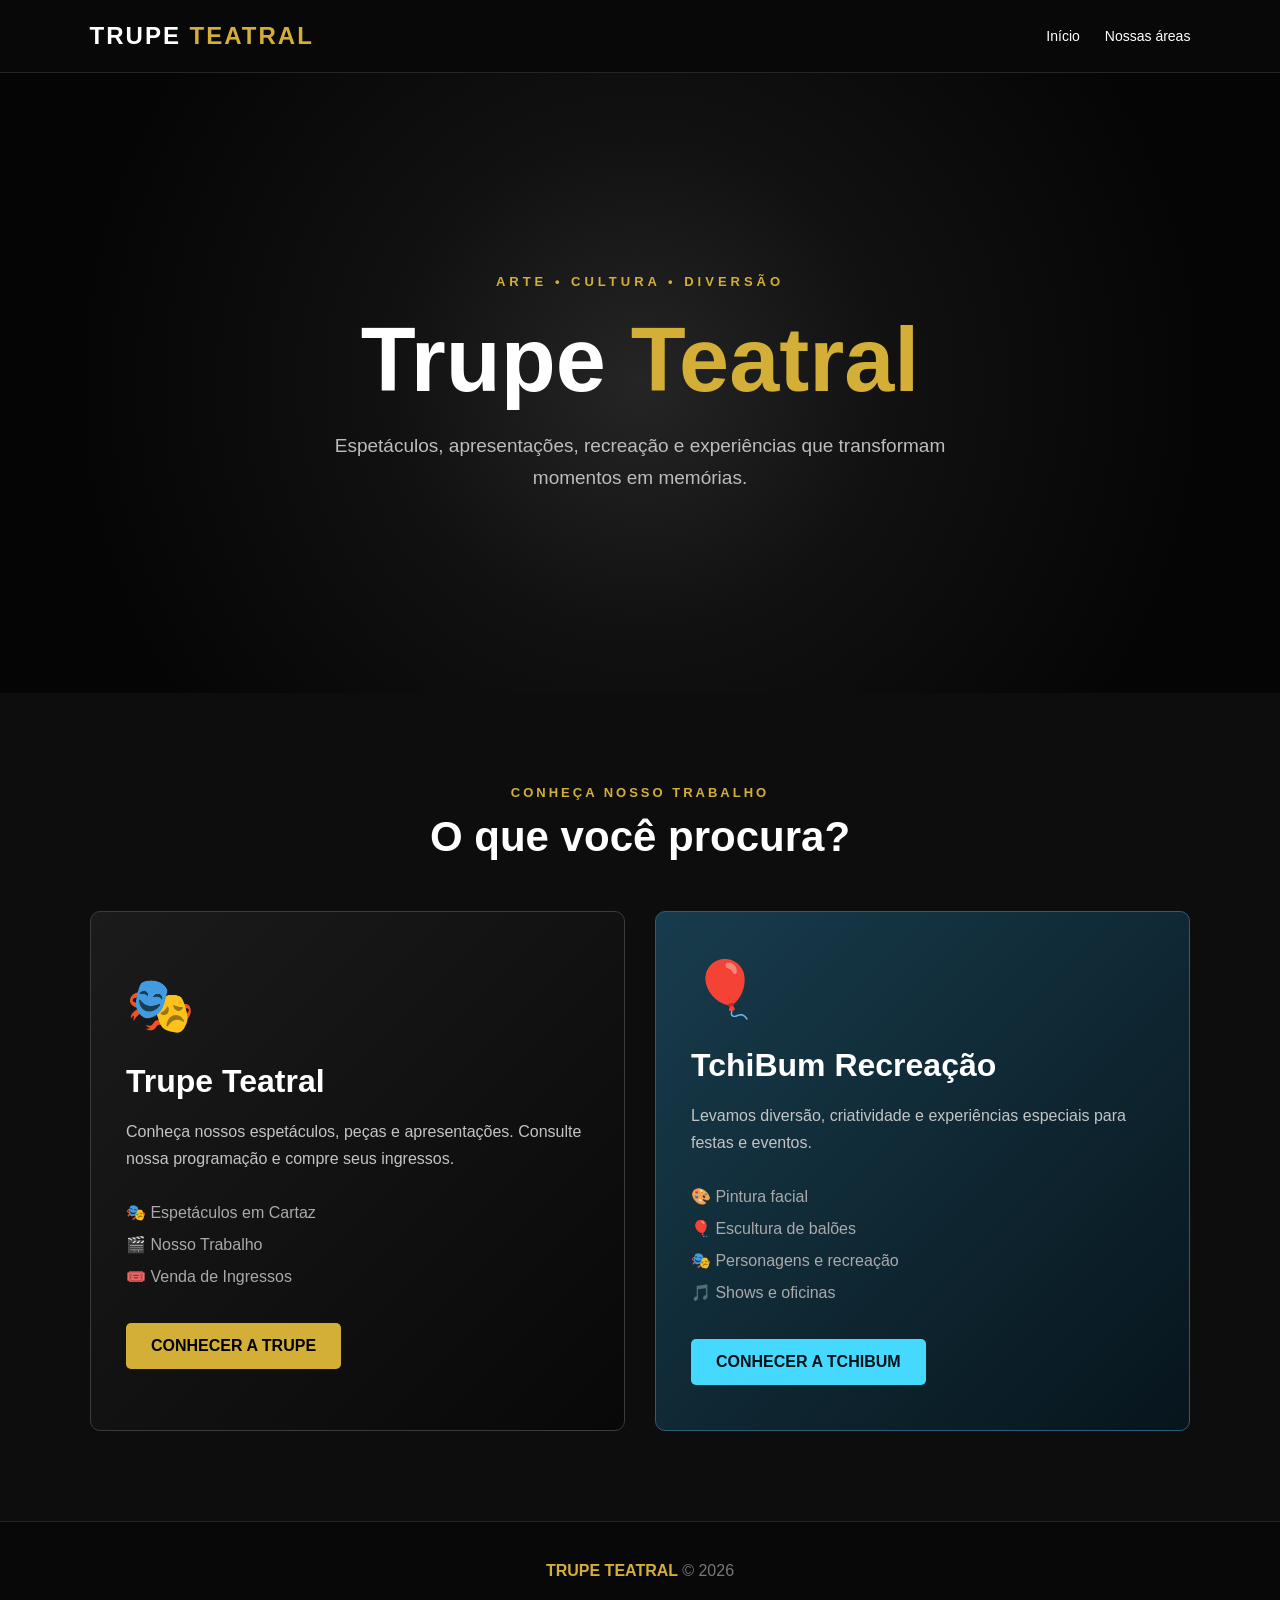
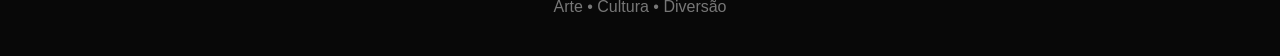
<file: index.html>
<!DOCTYPE html>
<html lang="pt-BR">

<head>

<meta charset="UTF-8">

<meta name="viewport"
content="width=device-width, initial-scale=1.0">

<title>Trupe Teatral</title>

<style>

/* =========================
   CONFIGURAÇÕES GERAIS
========================= */

* {
    margin: 0;
    padding: 0;
    box-sizing: border-box;
}

html {
    scroll-behavior: smooth;
}

body {
    font-family: Arial, Helvetica, sans-serif;
    background: #080808;
    color: white;
}


/* =========================
   CABEÇALHO
========================= */

header {

    width: 100%;

    padding: 22px 7%;

    display: flex;

    justify-content: space-between;

    align-items: center;

    background: #080808;

    border-bottom: 1px solid #252525;

    position: sticky;

    top: 0;

    z-index: 1000;
}


.logo {

    font-size: 24px;

    font-weight: bold;

    letter-spacing: 2px;
}


.logo span {

    color: #d4af37;

}


nav {

    display: flex;

    gap: 25px;
}


nav a {

    color: white;

    text-decoration: none;

    font-size: 14px;

    transition: 0.3s;

}


nav a:hover {

    color: #d4af37;

}


/* =========================
   HERO
========================= */

.hero {

    min-height: 620px;

    display: flex;

    align-items: center;

    justify-content: center;

    text-align: center;

    padding: 80px 7%;

    background:

    radial-gradient(
        circle at center,
        #252525 0%,
        #111 35%,
        #050505 80%
    );

}


.hero-content {

    max-width: 900px;

}


.hero pequeno {

    color: #d4af37;

    letter-spacing: 4px;

    font-size: 13px;

    font-weight: bold;

}


.hero h1 {

    font-size: clamp(50px, 8vw, 90px);

    line-height: 1;

    margin: 25px 0;

}


.hero h1 span {

    color: #d4af37;

}


.hero p {

    max-width: 650px;

    margin: auto;

    color: #bdbdbd;

    font-size: 19px;

    line-height: 1.7;

}


/* =========================
   ESCOLHA DAS ÁREAS
========================= */

.escolha {

    padding: 90px 7%;

    background: #0d0d0d;

}


.titulo {

    text-align: center;

    margin-bottom: 50px;
}


.titulo pequeno {

    color: #d4af37;

    letter-spacing: 3px;

    font-size: 13px;

    font-weight: bold;
}


.titulo h2 {

    font-size: 42px;

    margin-top: 12px;

}


.areas {

    max-width: 1100px;

    margin: auto;

    display: grid;

    grid-template-columns:
    repeat(2, 1fr);

    gap: 30px;

}


/* =========================
   CARTÕES
========================= */

.area {

    min-height: 420px;

    padding: 45px 35px;

    border-radius: 10px;

    display: flex;

    flex-direction: column;

    justify-content: center;

    position: relative;

    overflow: hidden;

    transition: 0.3s;

}


.area:hover {

    transform: translateY(-8px);

}


/* =========================
   TRUPE
========================= */

.trupe {

    background:

    linear-gradient(
        135deg,
        #1b1b1b,
        #080808
    );

    border: 1px solid #3b3b3b;

}


.trupe .icone {

    color: #d4af37;

}


/* =========================
   TCHIBUM
========================= */

.tchibum {

    background:

    linear-gradient(
        135deg,
        #183c4d,
        #07151c
    );

    border: 1px solid #256078;

}


.tchibum .icone {

    color: #45d9ff;

}


/* =========================
   CONTEÚDO
========================= */

.icone {

    font-size: 55px;

    margin-bottom: 25px;
}


.area h3 {

    font-size: 32px;

    margin-bottom: 18px;

}


.area p {

    color: #c4c4c4;

    line-height: 1.7;

    margin-bottom: 25px;

}


.lista {

    list-style: none;

    color: #aaa;

    line-height: 2;

    margin-bottom: 30px;

}


/* =========================
   BOTÕES
========================= */

.botao {

    display: inline-block;

    width: fit-content;

    padding: 14px 25px;

    text-decoration: none;

    font-weight: bold;

    border-radius: 5px;

    transition: 0.3s;

}


/* BOTÃO TRUPE */

.botao-trupe {

    background: #d4af37;

    color: #000;

}


.botao-trupe:hover {

    background: #f0d060;

    transform: translateY(-2px);

}


/* BOTÃO TCHIBUM */

.botao-tchibum {

    background: #45d9ff;

    color: #001017;

}


.botao-tchibum:hover {

    background: #72e4ff;

    transform: translateY(-2px);

}


/* =========================
   RODAPÉ
========================= */

footer {

    padding: 40px 7%;

    text-align: center;

    border-top: 1px solid #252525;

    color: #777;

}


footer strong {

    color: #d4af37;

}


/* =========================
   CELULAR
========================= */

@media (max-width: 750px) {

    nav {

        display: none;

    }


    .hero {

        min-height: 550px;

    }


    .hero h1 {

        font-size: 52px;

    }


    .hero p {

        font-size: 16px;

    }


    .areas {

        grid-template-columns: 1fr;

    }


    .area {

        min-height: 380px;

    }


    .titulo h2 {

        font-size: 32px;

    }

}

</style>

</head>


<body>


<!-- =========================
     CABEÇALHO
========================= -->

<header>

    <div class="logo">

        TRUPE <span>TEATRAL</span>

    </div>


    <nav>

        <a href="#inicio">
            Início
        </a>

        <a href="#areas">
            Nossas áreas
        </a>

    </nav>

</header>



<!-- =========================
     PRINCIPAL
========================= -->

<section class="hero" id="inicio">

    <div class="hero-content">

        <pequeno>
            ARTE • CULTURA • DIVERSÃO
        </pequeno>


        <h1>

            Trupe <span>Teatral</span>

        </h1>


        <p>

            Espetáculos, apresentações, recreação
            e experiências que transformam momentos
            em memórias.

        </p>

    </div>

</section>



<!-- =========================
     ESCOLHA
========================= -->

<section class="escolha" id="areas">


    <div class="titulo">

        <pequeno>
            CONHEÇA NOSSO TRABALHO
        </pequeno>


        <h2>

            O que você procura?

        </h2>

    </div>



    <div class="areas">


        <!-- =====================
             TRUPE TEATRAL
        ====================== -->

        <div class="area trupe">


            <div class="icone">

                🎭

            </div>


            <h3>

                Trupe Teatral

            </h3>


            <p>

                Conheça nossos espetáculos,
                peças e apresentações.

                Consulte nossa programação
                e compre seus ingressos.

            </p>


            <ul class="lista">

                <li>
                    🎭 Espetáculos em Cartaz
                </li>

                <li>
                    🎬 Nosso Trabalho
                </li>

                <li>
                    🎟️ Venda de Ingressos
                </li>

            </ul>


            <a
                href="trupe.html"
                class="botao botao-trupe">

                CONHECER A TRUPE

            </a>

        </div>



        <!-- =====================
             TCHIBUM
        ====================== -->

        <div class="area tchibum">


            <div class="icone">

                🎈

            </div>


            <h3>

                TchiBum Recreação

            </h3>


            <p>

                Levamos diversão, criatividade
                e experiências especiais para
                festas e eventos.

            </p>


            <ul class="lista">

                <li>
                    🎨 Pintura facial
                </li>

                <li>
                    🎈 Escultura de balões
                </li>

                <li>
                    🎭 Personagens e recreação
                </li>

                <li>
                    🎵 Shows e oficinas
                </li>

            </ul>


            <!-- BOTÃO ATUALIZADO -->

            <a
                href="tchibum.html"
                class="botao botao-tchibum">

                CONHECER A TCHIBUM

            </a>

        </div>


    </div>

</section>



<!-- =========================
     RODAPÉ
========================= -->

<footer>

    <p>

        <strong>
            TRUPE TEATRAL
        </strong>

        © 2026

    </p>

    <br>

    <p>

        Arte • Cultura • Diversão

    </p>

</footer>


</body>

</html>
</file>
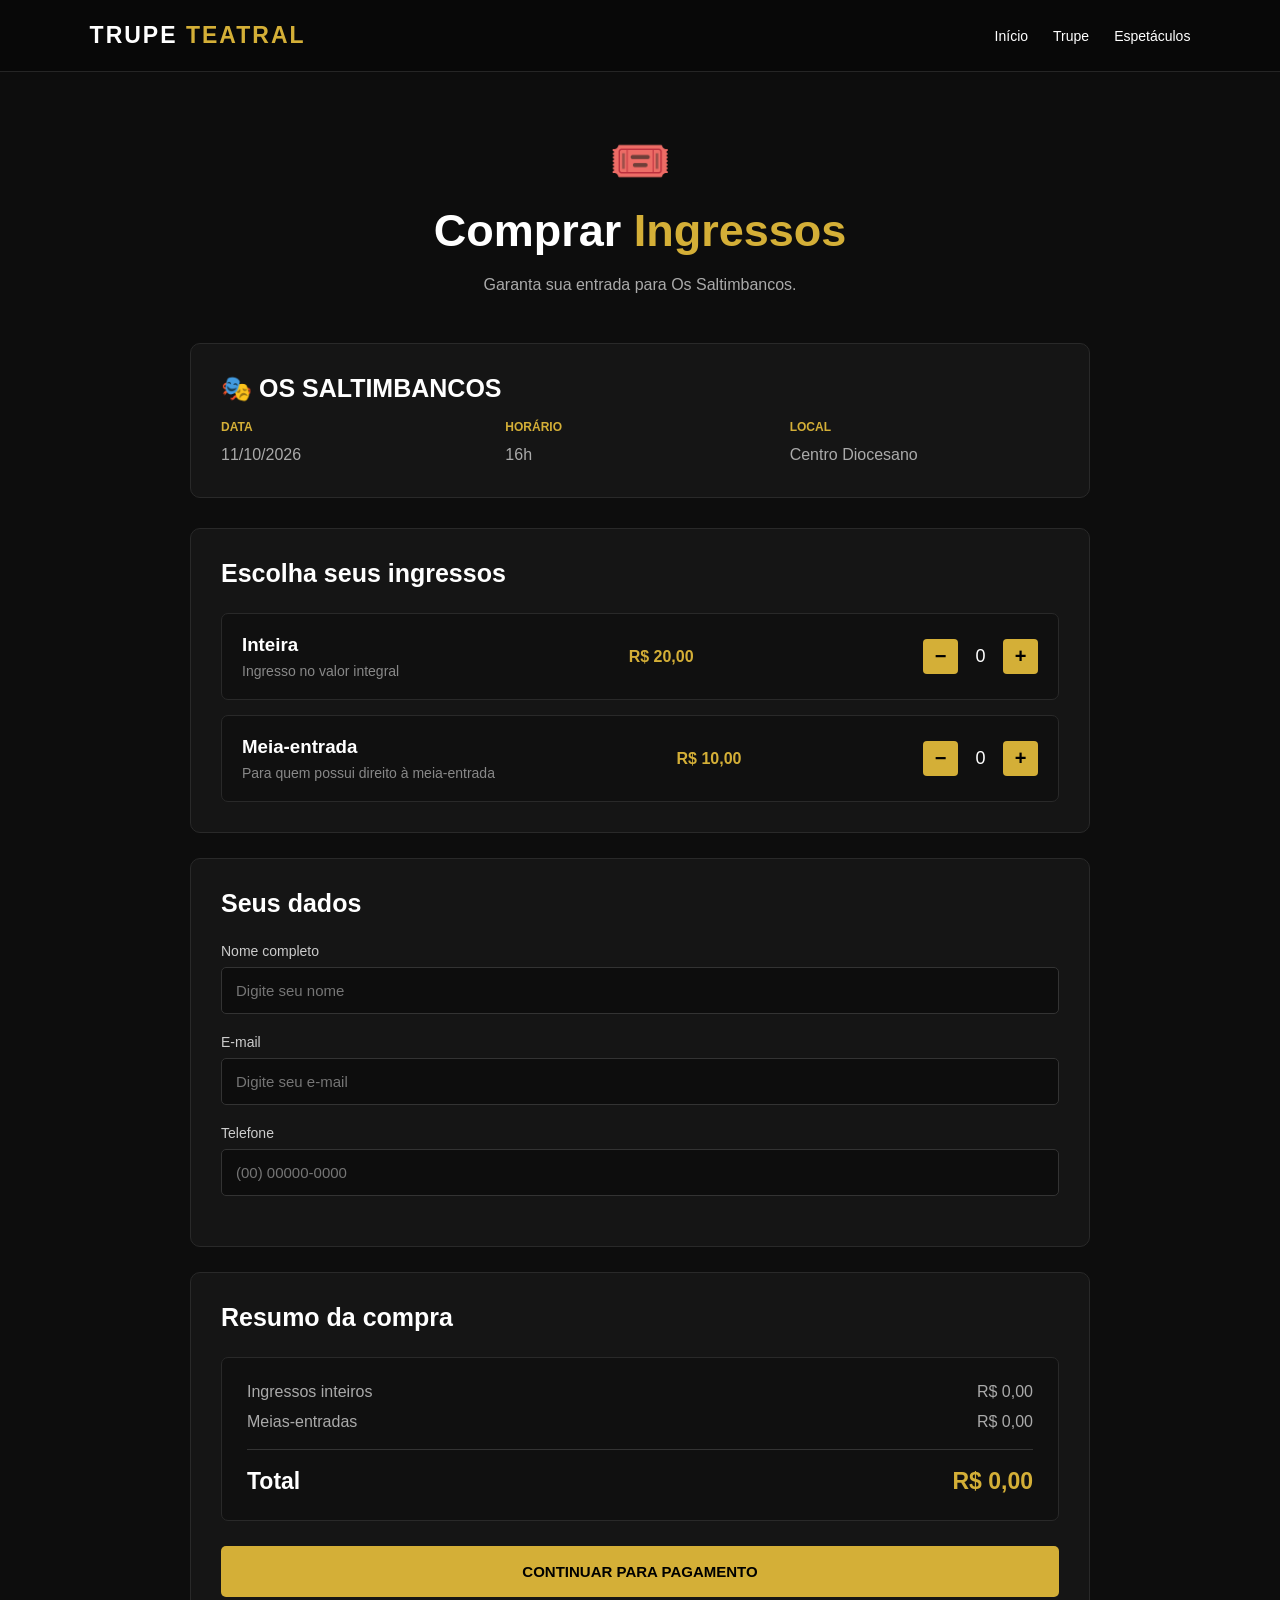
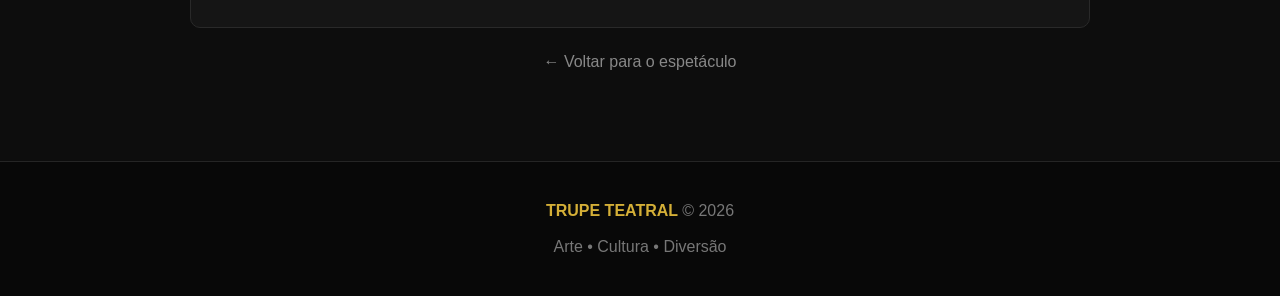
<file: comprar.html>
<!DOCTYPE html>
<html lang="pt-BR">

<head>

<meta charset="UTF-8">

<meta name="viewport"
content="width=device-width, initial-scale=1.0">

<title>Comprar Ingressos - Os Saltimbancos</title>

<style>

* {
    margin: 0;
    padding: 0;
    box-sizing: border-box;
}

body {
    font-family: Arial, Helvetica, sans-serif;
    background: #080808;
    color: white;
}

header {
    padding: 22px 7%;
    display: flex;
    justify-content: space-between;
    align-items: center;
    background: #080808;
    border-bottom: 1px solid #252525;
}

.logo {
    font-size: 23px;
    font-weight: bold;
    letter-spacing: 2px;
}

.logo span {
    color: #d4af37;
}

nav {
    display: flex;
    gap: 25px;
}

nav a {
    color: white;
    text-decoration: none;
    font-size: 14px;
}

nav a:hover {
    color: #d4af37;
}

.pagina {
    padding: 60px 7% 90px;
    background: #0d0d0d;
    min-height: 80vh;
}

.container {
    max-width: 900px;
    margin: auto;
}

.titulo {
    text-align: center;
    margin-bottom: 45px;
}

.icone {
    font-size: 50px;
    margin-bottom: 15px;
}

.titulo h1 {
    font-size: 45px;
    margin-bottom: 15px;
}

.titulo h1 span {
    color: #d4af37;
}

.titulo p {
    color: #aaa;
    line-height: 1.6;
}

.caixa {
    background: #151515;
    border: 1px solid #292929;
    border-radius: 10px;
    padding: 30px;
    margin-bottom: 25px;
}

.caixa h2 {
    font-size: 25px;
    margin-bottom: 25px;
}

.evento {
    margin-bottom: 30px;
}

.evento h2 {
    color: white;
    margin-bottom: 15px;
}

.informacoes {
    display: grid;
    grid-template-columns: repeat(3, 1fr);
    gap: 15px;
}

.informacao {
    color: #aaa;
    line-height: 1.6;
}

.informacao strong {
    display: block;
    color: #d4af37;
    font-size: 12px;
    margin-bottom: 5px;
}

.ingresso {
    display: flex;
    justify-content: space-between;
    align-items: center;
    gap: 20px;
    padding: 20px;
    margin-bottom: 15px;
    background: #101010;
    border: 1px solid #292929;
    border-radius: 7px;
}

.ingresso:last-child {
    margin-bottom: 0;
}

.ingresso h3 {
    margin-bottom: 7px;
}

.ingresso p {
    color: #888;
    font-size: 14px;
}

.valor {
    color: #d4af37;
    font-weight: bold;
    white-space: nowrap;
}

.quantidade {
    display: flex;
    align-items: center;
    gap: 10px;
}

.quantidade button {
    width: 35px;
    height: 35px;
    border: none;
    border-radius: 4px;
    background: #d4af37;
    color: #000;
    font-size: 20px;
    font-weight: bold;
    cursor: pointer;
}

.quantidade button:hover {
    background: white;
}

.quantidade span {
    min-width: 25px;
    text-align: center;
    font-size: 18px;
}

.campo {
    margin-bottom: 20px;
}

.campo label {
    display: block;
    margin-bottom: 8px;
    font-size: 14px;
    color: #ccc;
}

.campo input {
    width: 100%;
    padding: 14px;
    background: #0d0d0d;
    border: 1px solid #333;
    border-radius: 5px;
    color: white;
    font-size: 15px;
    outline: none;
}

.campo input:focus {
    border-color: #d4af37;
}

.resumo {
    background: #101010;
    border: 1px solid #292929;
    border-radius: 7px;
    padding: 25px;
}

.linha {
    display: flex;
    justify-content: space-between;
    margin-bottom: 12px;
    color: #aaa;
}

.total {
    border-top: 1px solid #333;
    padding-top: 18px;
    margin-top: 18px;
    display: flex;
    justify-content: space-between;
    font-size: 23px;
    font-weight: bold;
}

.total strong {
    color: #d4af37;
}

.botao {
    width: 100%;
    margin-top: 25px;
    padding: 17px;
    border: none;
    border-radius: 5px;
    background: #d4af37;
    color: #000;
    font-size: 15px;
    font-weight: bold;
    cursor: pointer;
}

.botao:hover {
    background: white;
}

.pix {
    display: none;
    text-align: center;
}

.pix h2 {
    margin-bottom: 10px;
}

.pix p {
    color: #aaa;
    line-height: 1.6;
}

.qr {
    background: white;
    width: 280px;
    height: 280px;
    margin: 25px auto;
    padding: 10px;
    border-radius: 10px;
}

.qr img {
    width: 100%;
    height: 100%;
    object-fit: contain;
}

.valor-pix {
    font-size: 30px;
    color: #d4af37;
    font-weight: bold;
    margin: 15px 0;
}

.codigo-pix {
    width: 100%;
    padding: 14px;
    background: #0d0d0d;
    color: #aaa;
    border: 1px solid #333;
    border-radius: 5px;
    font-size: 12px;
    margin-top: 15px;
    word-break: break-all;
}

.copiar {
    padding: 14px 22px;
    border: none;
    border-radius: 5px;
    background: #d4af37;
    color: #000;
    font-weight: bold;
    cursor: pointer;
    margin-top: 15px;
}

.copiar:hover {
    background: white;
}

.voltar {
    display: block;
    text-align: center;
    margin-top: 25px;
    color: #888;
    text-decoration: none;
}

.voltar:hover {
    color: #d4af37;
}

footer {
    padding: 40px 7%;
    text-align: center;
    border-top: 1px solid #252525;
    color: #777;
}

footer strong {
    color: #d4af37;
}

@media (max-width: 700px) {

    nav {
        display: none;
    }

    .informacoes {
        grid-template-columns: 1fr;
    }

    .ingresso {
        flex-direction: column;
        align-items: flex-start;
    }

    .titulo h1 {
        font-size: 38px;
    }

    .qr {
        width: 240px;
        height: 240px;
    }

}

</style>

</head>


<body>


<header>

    <div class="logo">

        TRUPE <span>TEATRAL</span>

    </div>

    <nav>

        <a href="index.html">
            Início
        </a>

        <a href="trupe.html">
            Trupe
        </a>

        <a href="espetaculos.html">
            Espetáculos
        </a>

    </nav>

</header>



<section class="pagina">


<div class="container">


    <div class="titulo">

        <div class="icone">
            🎟️
        </div>

        <h1>

            Comprar <span>Ingressos</span>

        </h1>

        <p>

            Garanta sua entrada para
            Os Saltimbancos.

        </p>

    </div>



    <!-- EVENTO -->

    <div class="caixa evento">

        <h2>

            🎭 OS SALTIMBANCOS

        </h2>


        <div class="informacoes">


            <div class="informacao">

                <strong>
                    DATA
                </strong>

                11/10/2026

            </div>


            <div class="informacao">

                <strong>
                    HORÁRIO
                </strong>

                16h

            </div>


            <div class="informacao">

                <strong>
                    LOCAL
                </strong>

                Centro Diocesano

            </div>


        </div>

    </div>



    <!-- ESCOLHA DOS INGRESSOS -->

    <div class="caixa" id="areaCompra">

        <h2>

            Escolha seus ingressos

        </h2>


        <div class="ingresso">

            <div>

                <h3>
                    Inteira
                </h3>

                <p>
                    Ingresso no valor integral
                </p>

            </div>


            <div class="valor">

                R$ 20,00

            </div>


            <div class="quantidade">

                <button onclick="alterar('inteira', -1)">
                    −
                </button>

                <span id="qtd-inteira">
                    0
                </span>

                <button onclick="alterar('inteira', 1)">
                    +
                </button>

            </div>

        </div>



        <div class="ingresso">

            <div>

                <h3>
                    Meia-entrada
                </h3>

                <p>
                    Para quem possui direito à meia-entrada
                </p>

            </div>


            <div class="valor">

                R$ 10,00

            </div>


            <div class="quantidade">

                <button onclick="alterar('meia', -1)">
                    −
                </button>

                <span id="qtd-meia">
                    0
                </span>

                <button onclick="alterar('meia', 1)">
                    +
                </button>

            </div>

        </div>

    </div>



    <!-- DADOS DO COMPRADOR -->

    <div class="caixa" id="dados">

        <h2>

            Seus dados

        </h2>


        <div class="campo">

            <label>
                Nome completo
            </label>

            <input
                type="text"
                id="nome"
                placeholder="Digite seu nome">

        </div>


        <div class="campo">

            <label>
                E-mail
            </label>

            <input
                type="email"
                id="email"
                placeholder="Digite seu e-mail">

        </div>


        <div class="campo">

            <label>
                Telefone
            </label>

            <input
                type="tel"
                id="telefone"
                placeholder="(00) 00000-0000">

        </div>

    </div>



    <!-- RESUMO DA COMPRA -->

    <div class="caixa" id="resumoCompra">

        <h2>

            Resumo da compra

        </h2>


        <div class="resumo">

            <div class="linha">

                <span>
                    Ingressos inteiros
                </span>

                <span id="subtotal-inteira">
                    R$ 0,00
                </span>

            </div>


            <div class="linha">

                <span>
                    Meias-entradas
                </span>

                <span id="subtotal-meia">
                    R$ 0,00
                </span>

            </div>


            <div class="total">

                <span>
                    Total
                </span>

                <strong id="total">
                    R$ 0,00
                </strong>

            </div>

        </div>


        <button
            class="botao"
            onclick="continuarCompra()">

            CONTINUAR PARA PAGAMENTO

        </button>

    </div>



    <!-- PAGAMENTO PIX -->

    <div class="caixa pix" id="pagamentoPix">

        <h2>

            💚 Pagamento via Pix

        </h2>


        <p>

            Escaneie o QR Code abaixo
            usando o aplicativo do seu banco.

        </p>


        <div class="valor-pix" id="valorPix">

            R$ 0,00

        </div>


        <div class="qr">

            <img
                id="qrCode"
                alt="QR Code Pix">

        </div>


        <p>

            Ou copie o código Pix abaixo:

        </p>


        <div
            class="codigo-pix"
            id="codigoPix">

        </div>


        <button
            class="copiar"
            onclick="copiarPix()">

            📋 COPIAR CÓDIGO PIX

        </button>


        <p style="margin-top:25px;">

            Após realizar o pagamento,
            aguarde a confirmação.

        </p>

    </div>



    <a
        href="espetaculo-1.html"
        class="voltar">

        ← Voltar para o espetáculo

    </a>


</div>

</section>



<footer>

    <p>

        <strong>
            TRUPE TEATRAL
        </strong>

        © 2026

    </p>

    <br>

    <p>

        Arte • Cultura • Diversão

    </p>

</footer>



<script>

/* =========================================
   CONFIGURAÇÃO DO PIX
========================================= */

/*
   SUA CHAVE PIX É O CNPJ:

   47.347.316/0001-18

   No código Pix usamos somente números.
*/

const CHAVE_PIX = "47347316000118";


/*
   Nome do recebedor.

   ATENÇÃO:
   O nome que aparecerá no banco deve
   corresponder aos dados cadastrados
   para essa chave Pix.
*/

const NOME_RECEBEDOR = "TRUPE TEATRAL";


/*
   Cidade do recebedor.
*/

const CIDADE_RECEBEDOR = "ABAÍRA";


/* =========================================
   PREÇOS DOS INGRESSOS
========================================= */

const precoInteira = 20;

const precoMeia = 10;

let inteira = 0;

let meia = 0;


/* =========================================
   ALTERAR QUANTIDADE
========================================= */

function alterar(tipo, valor) {

    if (tipo === "inteira") {

        inteira += valor;

        if (inteira < 0) {

            inteira = 0;

        }

    }


    if (tipo === "meia") {

        meia += valor;

        if (meia < 0) {

            meia = 0;

        }

    }


    atualizar();

}


/* =========================================
   ATUALIZAR VALORES
========================================= */

function atualizar() {

    document.getElementById(
        "qtd-inteira"
    ).textContent = inteira;


    document.getElementById(
        "qtd-meia"
    ).textContent = meia;


    const subtotalInteira =
        inteira * precoInteira;


    const subtotalMeia =
        meia * precoMeia;


    const total =
        subtotalInteira + subtotalMeia;


    document.getElementById(
        "subtotal-inteira"
    ).textContent =
        formatarMoeda(subtotalInteira);


    document.getElementById(
        "subtotal-meia"
    ).textContent =
        formatarMoeda(subtotalMeia);


    document.getElementById(
        "total"
    ).textContent =
        formatarMoeda(total);

}


/* =========================================
   FORMATAR MOEDA
========================================= */

function formatarMoeda(valor) {

    return valor.toLocaleString(
        "pt-BR",
        {
            style: "currency",
            currency: "BRL"
        }
    );

}


/* =========================================
   CONTINUAR PARA PAGAMENTO
========================================= */

function continuarCompra() {

    const nome =
        document.getElementById(
            "nome"
        ).value.trim();


    const email =
        document.getElementById(
            "email"
        ).value.trim();


    const telefone =
        document.getElementById(
            "telefone"
        ).value.trim();


    const total =
        (inteira * precoInteira) +
        (meia * precoMeia);


    if (inteira === 0 && meia === 0) {

        alert(
            "Escolha pelo menos um ingresso."
        );

        return;

    }


    if (nome === "") {

        alert(
            "Digite seu nome completo."
        );

        return;

    }


    if (email === "") {

        alert(
            "Digite seu e-mail."
        );

        return;

    }


    if (telefone === "") {

        alert(
            "Digite seu telefone."
        );

        return;

    }


    /*
       Gera o código Pix
    */

    const codigoPix =
        gerarPix(
            CHAVE_PIX,
            NOME_RECEBEDOR,
            CIDADE_RECEBEDOR,
            total
        );


    /*
       Mostra o valor
    */

    document.getElementById(
        "valorPix"
    ).textContent =
        formatarMoeda(total);


    /*
       Mostra o código copia e cola
    */

    document.getElementById(
        "codigoPix"
    ).textContent =
        codigoPix;


    /*
       Gera o QR Code
    */

    const urlQR =
        "https://quickchart.io/qr?size=300&text=" +
        encodeURIComponent(codigoPix);


    document.getElementById(
        "qrCode"
    ).src = urlQR;


    /*
       Esconde a parte da compra
    */

    document.getElementById(
        "areaCompra"
    ).style.display = "none";


    document.getElementById(
        "dados"
    ).style.display = "none";


    document.getElementById(
        "resumoCompra"
    ).style.display = "none";


    /*
       Mostra o Pix
    */

    document.getElementById(
        "pagamentoPix"
    ).style.display = "block";


    window.scrollTo({

        top: 0,

        behavior: "smooth"

    });

}


/* =========================================
   COPIAR CÓDIGO PIX
========================================= */

function copiarPix() {

    const codigo =
        document.getElementById(
            "codigoPix"
        ).textContent;


    navigator.clipboard.writeText(codigo)

        .then(function() {

            alert(
                "Código Pix copiado!"
            );

        })

        .catch(function() {

            alert(
                "Não foi possível copiar automaticamente. Selecione o código e copie."
            );

        });

}


/* =========================================
   GERAR PIX
========================================= */

function gerarPix(
    chave,
    nome,
    cidade,
    valor
) {

    nome =
        removerAcentos(nome)
        .substring(0, 25);


    cidade =
        removerAcentos(cidade)
        .substring(0, 15);


    let payload = "";


    /*
       Identificação do Pix
    */

    payload += campo(
        "00",
        "01"
    );


    /*
       Chave Pix
    */

    payload += campo(

        "26",

        campo(
            "00",
            "br.gov.bcb.pix"
        )

        +

        campo(
            "01",
            chave
        )

    );


    /*
       Categoria
    */

    payload += campo(
        "52",
        "0000"
    );


    /*
       Moeda brasileira
    */

    payload += campo(
        "53",
        "986"
    );


    /*
       Valor
    */

    payload += campo(
        "54",
        valor.toFixed(2)
    );


    /*
       País
    */

    payload += campo(
        "58",
        "BR"
    );


    /*
       Nome
    */

    payload += campo(
        "59",
        nome
    );


    /*
       Cidade
    */

    payload += campo(
        "60",
        cidade
    );


    /*
       Identificador da transação
    */

    payload += campo(

        "62",

        campo(
            "05",
            "***"
        )

    );


    /*
       CRC
    */

    payload += "6304";


    const crc =
        crc16(payload);


    payload += crc;


    return payload;

}


/* =========================================
   CAMPO PIX
========================================= */

function campo(id, valor) {

    return (

        id +

        String(valor.length)
            .padStart(2, "0") +

        valor

    );

}


/* =========================================
   REMOVER ACENTOS
========================================= */

function removerAcentos(texto) {

    return texto
        .normalize("NFD")
        .replace(
            /[\u0300-\u036f]/g,
            ""
        );

}


/* =========================================
   CRC16
========================================= */

function crc16(str) {

    let crc = 0xFFFF;


    for (
        let i = 0;
        i < str.length;
        i++
    ) {

        crc ^= str.charCodeAt(i) << 8;


        for (
            let j = 0;
            j < 8;
            j++
        ) {

            if (
                (crc & 0x8000) !== 0
            ) {

                crc =
                    (crc << 1) ^
                    0x1021;

            }

            else {

                crc =
                    crc << 1;

            }


            crc &= 0xFFFF;

        }

    }


    return crc
        .toString(16)
        .toUpperCase()
        .padStart(4, "0");

}


/* =========================================
   INICIAR
========================================= */

atualizar();

</script>


</body>

</html>
</file>
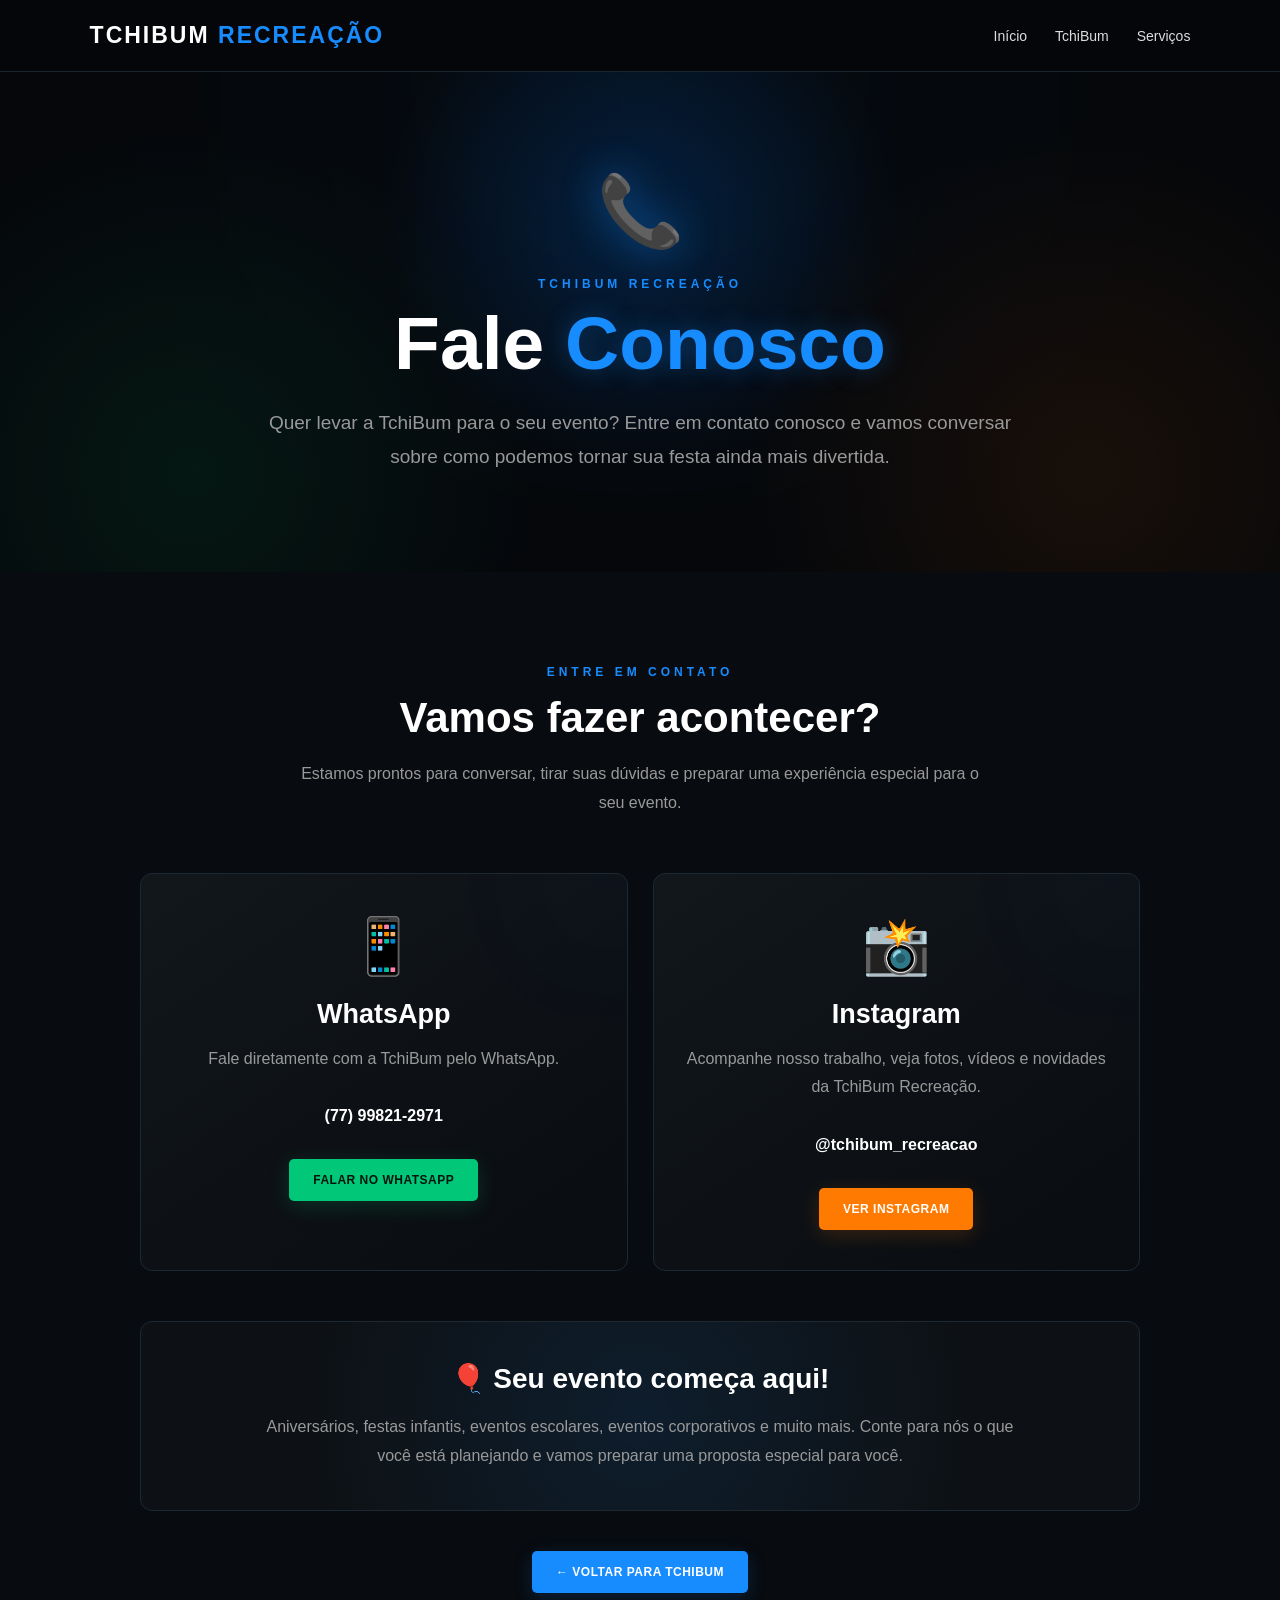
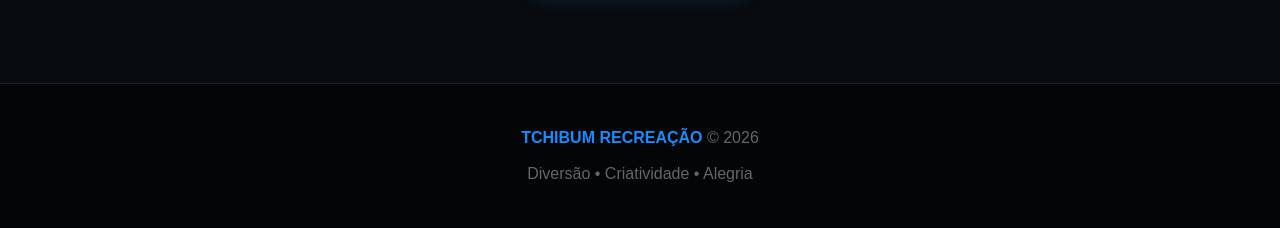
<file: contato-tchibum.html>
<!DOCTYPE html>
<html lang="pt-BR">

<head>

<meta charset="UTF-8">

<meta name="viewport"
content="width=device-width, initial-scale=1.0">

<title>Contato - TchiBum Recreação</title>

<style>

/* =========================
   CONFIGURAÇÕES GERAIS
========================= */

* {
    margin: 0;
    padding: 0;
    box-sizing: border-box;
}

html {
    scroll-behavior: smooth;
}

body {

    font-family: Arial, Helvetica, sans-serif;

    background: #05070a;

    color: white;

}


/* =========================
   CABEÇALHO
========================= */

header {

    padding: 22px 7%;

    display: flex;

    justify-content: space-between;

    align-items: center;

    background: rgba(5, 7, 10, 0.97);

    border-bottom: 1px solid #18232b;

    position: sticky;

    top: 0;

    z-index: 1000;

    backdrop-filter: blur(10px);

}


.logo {

    font-size: 23px;

    font-weight: bold;

    letter-spacing: 2px;

}


.logo span {

    color: #168cff;

}


nav {

    display: flex;

    gap: 28px;

}


nav a {

    color: #ddd;

    text-decoration: none;

    font-size: 14px;

    transition: 0.3s;

}


nav a:hover {

    color: #168cff;

}


/* =========================
   HERO
========================= */

.hero {

    min-height: 500px;

    display: flex;

    align-items: center;

    justify-content: center;

    text-align: center;

    padding: 80px 7%;

    position: relative;

    overflow: hidden;

    background:

        radial-gradient(
            circle at 50% 30%,
            rgba(0, 119, 255, 0.20),
            transparent 35%
        ),

        radial-gradient(
            circle at 15% 80%,
            rgba(0, 220, 130, 0.08),
            transparent 30%
        ),

        radial-gradient(
            circle at 85% 80%,
            rgba(255, 115, 0, 0.08),
            transparent 30%
        ),

        #05070a;

}


.hero::before {

    content: "";

    position: absolute;

    width: 400px;

    height: 400px;

    background: #168cff;

    filter: blur(180px);

    opacity: 0.08;

    top: -200px;

    left: 50%;

    transform: translateX(-50%);

}


.hero-content {

    max-width: 850px;

    position: relative;

    z-index: 2;

}


.hero .icone {

    font-size: 70px;

    margin-bottom: 25px;

    filter:
        drop-shadow(
            0 0 20px
            rgba(22, 140, 255, 0.45)
        );

}


.hero pequeno {

    display: block;

    color: #168cff;

    letter-spacing: 4px;

    font-size: 12px;

    font-weight: bold;

    margin-bottom: 15px;

}


.hero h1 {

    font-size: clamp(45px, 7vw, 75px);

    line-height: 1;

    margin-bottom: 25px;

}


.hero h1 span {

    color: #168cff;

    text-shadow:
        0 0 25px
        rgba(22, 140, 255, 0.35);

}


.hero p {

    color: #999;

    font-size: 19px;

    line-height: 1.8;

    max-width: 760px;

    margin: auto;

}


/* =========================
   ÁREA DE CONTATO
========================= */

.contato {

    padding: 90px 7%;

    background: #080b0f;

}


.titulo {

    text-align: center;

    margin-bottom: 55px;

}


.titulo pequeno {

    color: #168cff;

    letter-spacing: 4px;

    font-size: 12px;

    font-weight: bold;

}


.titulo h2 {

    font-size: 42px;

    margin-top: 14px;

}


.titulo p {

    max-width: 700px;

    margin: 18px auto 0;

    color: #999;

    line-height: 1.8;

}


/* =========================
   CARDS
========================= */

.cards {

    max-width: 1000px;

    margin: auto;

    display: grid;

    grid-template-columns:
        repeat(2, 1fr);

    gap: 25px;

}


.card {

    padding: 40px 30px;

    background:

        linear-gradient(
            145deg,
            #12171c,
            #090c10
        );

    border: 1px solid #1d2932;

    border-radius: 12px;

    text-align: center;

    position: relative;

    overflow: hidden;

    transition: 0.35s;

}


.card::before {

    content: "";

    position: absolute;

    width: 120px;

    height: 120px;

    border-radius: 50%;

    background: #168cff;

    filter: blur(70px);

    opacity: 0.06;

    top: -50px;

    right: -40px;

}


.card:hover {

    transform: translateY(-8px);

    border-color: #168cff;

    box-shadow:

        0 15px 40px rgba(0,0,0,0.45),

        0 0 25px
        rgba(22,140,255,0.08);

}


.card .icone {

    font-size: 55px;

    margin-bottom: 20px;

}


.card h3 {

    font-size: 27px;

    margin-bottom: 15px;

}


.card p {

    color: #999;

    line-height: 1.8;

    margin-bottom: 28px;

}


.card strong {

    color: white;

}


/* =========================
   BOTÕES
========================= */

.botao {

    display: inline-block;

    padding: 14px 24px;

    border-radius: 5px;

    text-decoration: none;

    font-weight: bold;

    font-size: 12px;

    letter-spacing: 0.5px;

    transition: 0.3s;

}


/* WHATSAPP */

.botao-whatsapp {

    background: #00c878;

    color: #00150d;

    box-shadow:

        0 5px 20px
        rgba(0,200,120,0.18);

}


.botao-whatsapp:hover {

    background: #25e895;

    transform: translateY(-2px);

}


/* INSTAGRAM */

.botao-instagram {

    background: #ff7a00;

    color: white;

    box-shadow:

        0 5px 20px
        rgba(255,122,0,0.18);

}


.botao-instagram:hover {

    background: #ff9638;

    transform: translateY(-2px);

}


/* =========================
   MENSAGEM FINAL
========================= */

.mensagem {

    max-width: 1000px;

    margin: 50px auto 0;

    padding: 40px 30px;

    text-align: center;

    background:

        radial-gradient(
            circle at center,
            rgba(22,140,255,0.10),
            transparent 65%
        ),

        #0d1115;

    border: 1px solid #1d2932;

    border-radius: 12px;

}


.mensagem h3 {

    font-size: 28px;

    margin-bottom: 18px;

}


.mensagem p {

    max-width: 750px;

    margin: auto;

    color: #999;

    line-height: 1.8;

}


/* =========================
   BOTÃO VOLTAR
========================= */

.voltar {

    text-align: center;

    margin-top: 40px;

}


.botao-voltar {

    background: #168cff;

    color: white;

    box-shadow:

        0 5px 20px
        rgba(22,140,255,0.18);

}


.botao-voltar:hover {

    background: #35a2ff;

    transform: translateY(-2px);

}


/* =========================
   RODAPÉ
========================= */

footer {

    padding: 45px 7%;

    border-top: 1px solid #18232b;

    text-align: center;

    color: #666;

    background: #030507;

}


footer strong {

    color: #168cff;

}


/* =========================
   CELULAR
========================= */

@media (max-width: 700px) {

    nav {

        display: none;

    }


    .hero {

        min-height: 450px;

        padding: 60px 5%;

    }


    .hero h1 {

        font-size: 50px;

    }


    .hero p {

        font-size: 16px;

    }


    .contato {

        padding: 65px 5%;

    }


    .titulo h2 {

        font-size: 34px;

    }


    .cards {

        grid-template-columns: 1fr;

    }


    .card {

        padding: 35px 25px;

    }

}

</style>

</head>


<body>


<!-- =========================
     CABEÇALHO
========================= -->

<header>

    <div class="logo">

        TCHIBUM <span>RECREAÇÃO</span>

    </div>


    <nav>

        <a href="index.html">
            Início
        </a>

        <a href="tchibum.html">
            TchiBum
        </a>

        <a href="servicos.html">
            Serviços
        </a>

    </nav>

</header>



<!-- =========================
     HERO
========================= -->

<section class="hero">

    <div class="hero-content">


        <div class="icone">

            📞

        </div>


        <pequeno>

            TCHIBUM RECREAÇÃO

        </pequeno>


        <h1>

            Fale <span>Conosco</span>

        </h1>


        <p>

            Quer levar a TchiBum para o seu evento?

            Entre em contato conosco e vamos
            conversar sobre como podemos tornar
            sua festa ainda mais divertida.

        </p>


    </div>

</section>



<!-- =========================
     CONTATOS
========================= -->

<section class="contato">


    <div class="titulo">

        <pequeno>

            ENTRE EM CONTATO

        </pequeno>


        <h2>

            Vamos fazer acontecer?

        </h2>


        <p>

            Estamos prontos para conversar,
            tirar suas dúvidas e preparar uma
            experiência especial para o seu evento.

        </p>

    </div>



    <div class="cards">


        <!-- =====================
             WHATSAPP
        ====================== -->

        <div class="card">


            <div class="icone">

                📱

            </div>


            <h3>

                WhatsApp

            </h3>


            <p>

                Fale diretamente com a
                TchiBum pelo WhatsApp.

                <br><br>

                <strong>

                    (77) 99821-2971

                </strong>

            </p>


            <a

                href="https://wa.me/5577998212971?text=Ol%C3%A1%2C%20vim%20pelo%20site%20da%20TchiBum%20Recrea%C3%A7%C3%A3o%20e%20gostaria%20de%20mais%20informa%C3%A7%C3%B5es."

                target="_blank"

                rel="noopener noreferrer"

                class="botao botao-whatsapp">

                FALAR NO WHATSAPP

            </a>


        </div>



        <!-- =====================
             INSTAGRAM
        ====================== -->

        <div class="card">


            <div class="icone">

                📸

            </div>


            <h3>

                Instagram

            </h3>


            <p>

                Acompanhe nosso trabalho,
                veja fotos, vídeos e novidades
                da TchiBum Recreação.

                <br><br>

                <strong>

                    @tchibum_recreacao

                </strong>

            </p>


            <a

                href="https://www.instagram.com/tchibum_recreacao/"

                target="_blank"

                rel="noopener noreferrer"

                class="botao botao-instagram">

                VER INSTAGRAM

            </a>


        </div>


    </div>



    <!-- =========================
         MENSAGEM
    ========================== -->

    <div class="mensagem">


        <h3>

            🎈 Seu evento começa aqui!

        </h3>


        <p>

            Aniversários, festas infantis,
            eventos escolares, eventos
            corporativos e muito mais.

            Conte para nós o que você está
            planejando e vamos preparar uma
            proposta especial para você.

        </p>


    </div>



    <!-- =========================
         VOLTAR
    ========================== -->

    <div class="voltar">


        <a

            href="tchibum.html"

            class="botao botao-voltar">

            ← VOLTAR PARA TCHIBUM

        </a>


    </div>


</section>



<!-- =========================
     RODAPÉ
========================= -->

<footer>


    <p>

        <strong>

            TCHIBUM RECREAÇÃO

        </strong>

        © 2026

    </p>


    <br>


    <p>

        Diversão • Criatividade • Alegria

    </p>


</footer>


</body>

</html>
</file>
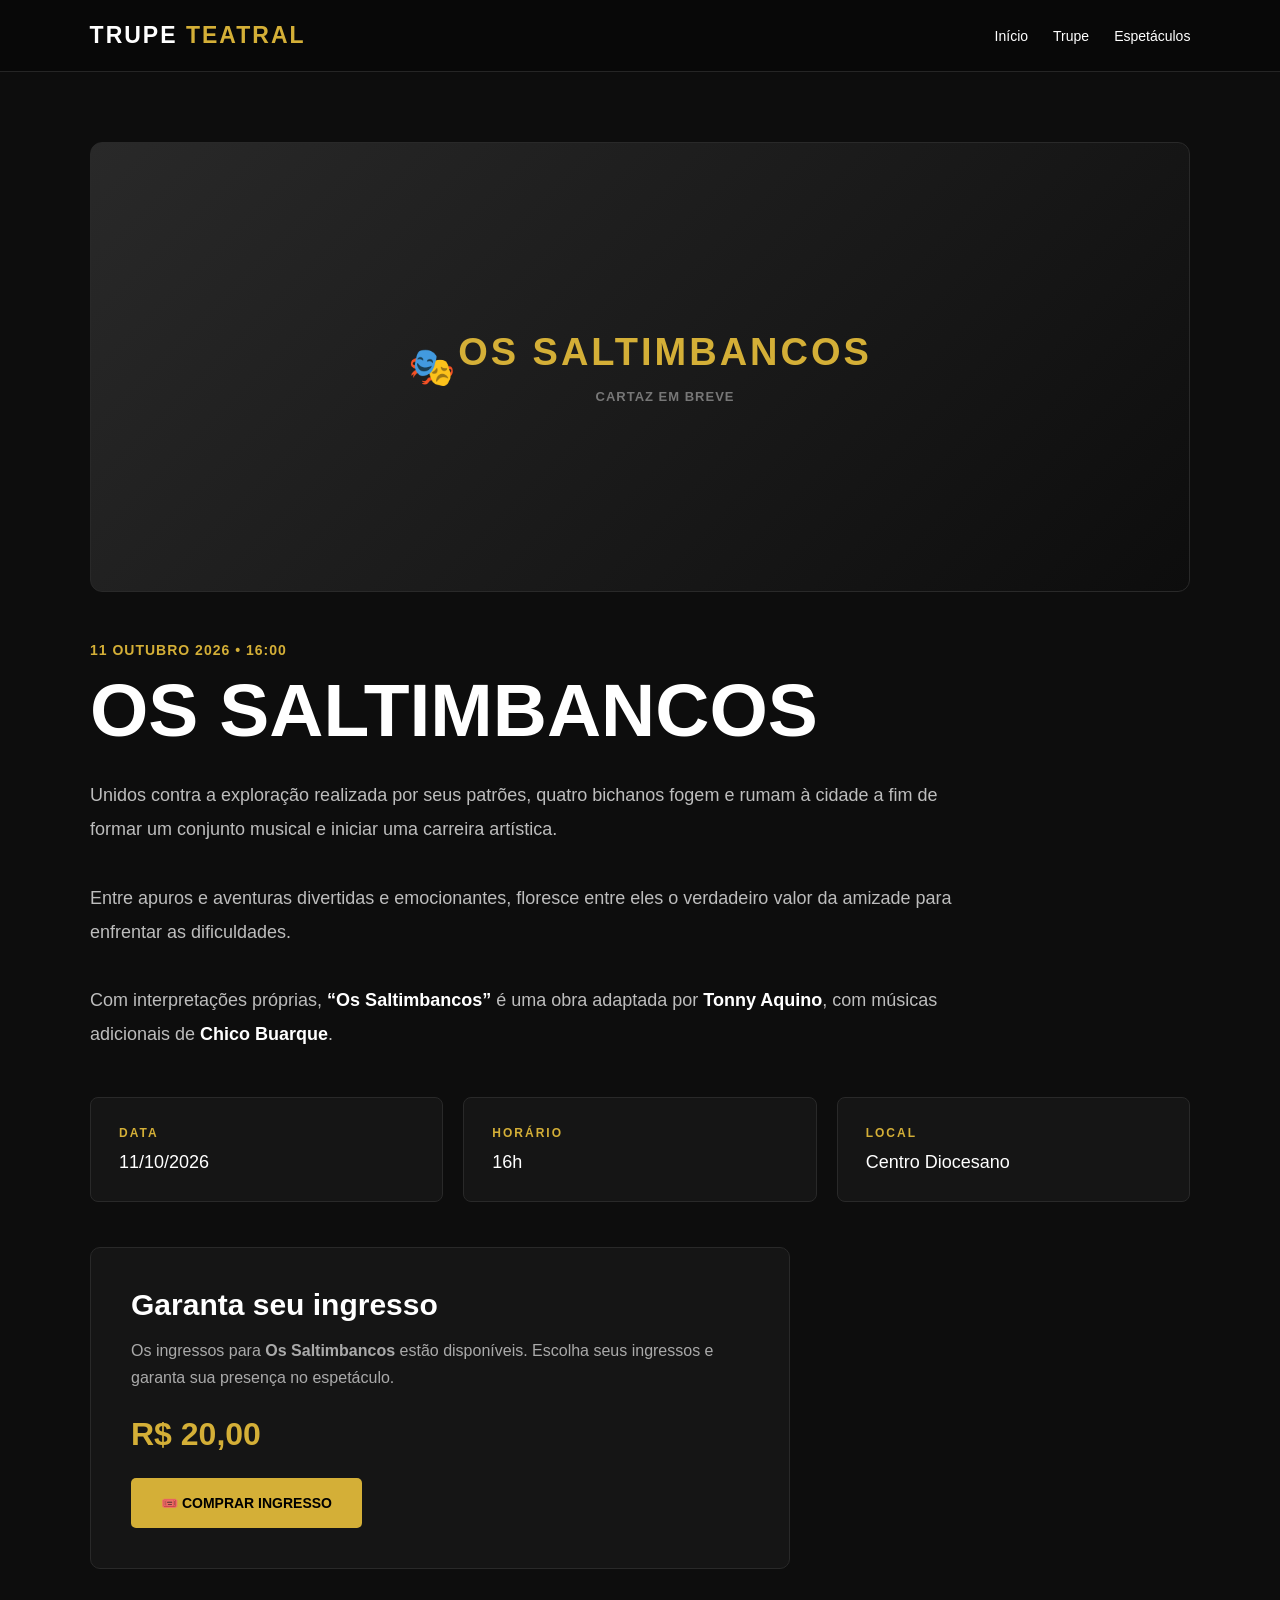
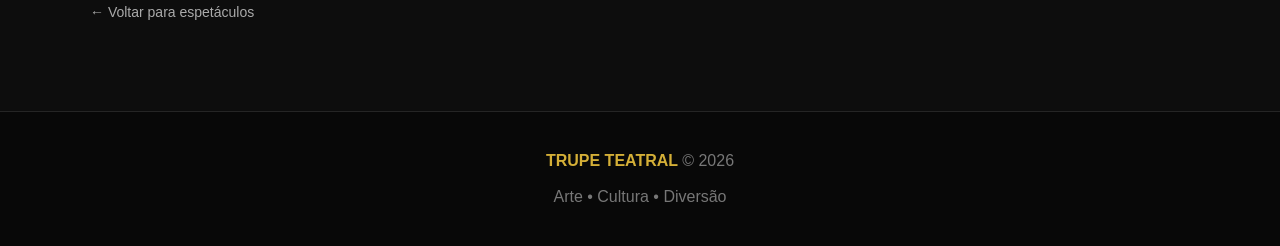
<file: espetaculo-1.html>
<!DOCTYPE html>
<html lang="pt-BR">

<head>

<meta charset="UTF-8">

<meta name="viewport" content="width=device-width, initial-scale=1.0">

<title>Os Saltimbancos - Trupe Teatral</title>

<style>

/* =========================
   CONFIGURAÇÕES GERAIS
========================= */

* {
    margin: 0;
    padding: 0;
    box-sizing: border-box;
}

html {
    scroll-behavior: smooth;
}

body {
    font-family: Arial, Helvetica, sans-serif;
    background: #080808;
    color: white;
}


/* =========================
   CABEÇALHO
========================= */

header {

    padding: 22px 7%;

    display: flex;

    justify-content: space-between;

    align-items: center;

    background: #080808;

    border-bottom: 1px solid #252525;

    position: sticky;

    top: 0;

    z-index: 1000;
}


.logo {

    font-size: 23px;

    font-weight: bold;

    letter-spacing: 2px;
}


.logo span {

    color: #d4af37;

}


nav {

    display: flex;

    gap: 25px;

}


nav a {

    color: white;

    text-decoration: none;

    font-size: 14px;

}


nav a:hover {

    color: #d4af37;

}


/* =========================
   PRINCIPAL
========================= */

.evento {

    padding: 70px 7% 90px;

    background: #0d0d0d;
}


.container {

    max-width: 1100px;

    margin: auto;
}


/* =========================
   CARTAZ
========================= */

.cartaz {

    min-height: 450px;

    display: flex;

    align-items: center;

    justify-content: center;

    text-align: center;

    background:

        linear-gradient(
            135deg,
            #292929,
            #0d0d0d
        );

    border-radius: 12px;

    border: 1px solid #292929;

    color: #d4af37;

    font-size: 38px;

    font-weight: bold;

    letter-spacing: 3px;

    margin-bottom: 50px;

}


.cartaz span {

    display: block;

    color: #777;

    font-size: 13px;

    margin-top: 15px;

    letter-spacing: 1px;

}


/* =========================
   DATA
========================= */

.data {

    color: #d4af37;

    font-size: 14px;

    font-weight: bold;

    letter-spacing: 1px;

    margin-bottom: 15px;
}


/* =========================
   TÍTULO
========================= */

h1 {

    font-size: clamp(
        45px,
        7vw,
        75px
    );

    line-height: 1;

    margin-bottom: 30px;
}


/* =========================
   SINOPSE
========================= */

.sinopse {

    color: #bdbdbd;

    font-size: 18px;

    line-height: 1.9;

    max-width: 900px;

    margin-bottom: 45px;
}


.sinopse strong {

    color: white;

}


/* =========================
   DETALHES
========================= */

.detalhes {

    display: grid;

    grid-template-columns:
        repeat(3, 1fr);

    gap: 20px;

    margin-bottom: 45px;
}


.detalhe {

    background: #151515;

    border: 1px solid #292929;

    padding: 28px;

    border-radius: 8px;

}


.detalhe strong {

    display: block;

    color: #d4af37;

    font-size: 12px;

    letter-spacing: 2px;

    margin-bottom: 12px;

}


.detalhe p {

    color: white;

    font-size: 18px;

}


/* =========================
   COMPRA
========================= */

.compra {

    background: #151515;

    border: 1px solid #292929;

    border-radius: 10px;

    padding: 40px;

    max-width: 700px;

}


.compra h2 {

    font-size: 30px;

    margin-bottom: 15px;

}


.compra p {

    color: #aaa;

    line-height: 1.7;

    margin-bottom: 25px;

}


.preco {

    font-size: 32px;

    font-weight: bold;

    color: #d4af37;

    margin-bottom: 25px;

}


/* =========================
   BOTÃO
========================= */

.botao {

    display: inline-block;

    padding: 17px 30px;

    background: #d4af37;

    color: #000;

    text-decoration: none;

    font-weight: bold;

    border-radius: 5px;

    font-size: 14px;

    transition: 0.3s;

}


.botao:hover {

    background: white;

    transform: translateY(-2px);

}


/* =========================
   VOLTAR
========================= */

.voltar {

    display: inline-block;

    margin-top: 35px;

    color: #aaa;

    text-decoration: none;

    font-size: 14px;

}


.voltar:hover {

    color: #d4af37;

}


/* =========================
   RODAPÉ
========================= */

footer {

    padding: 40px 7%;

    text-align: center;

    border-top: 1px solid #252525;

    color: #777;

}


footer strong {

    color: #d4af37;

}


/* =========================
   CELULAR
========================= */

@media (max-width: 750px) {

    nav {

        display: none;

    }


    .detalhes {

        grid-template-columns: 1fr;

    }


    .cartaz {

        min-height: 320px;

        font-size: 26px;

    }


    .evento {

        padding: 50px 5% 70px;

    }


    .compra {

        padding: 28px;

    }

}

</style>

</head>


<body>


<!-- =========================
     CABEÇALHO
========================= -->

<header>


    <div class="logo">

        TRUPE <span>TEATRAL</span>

    </div>


    <nav>

        <a href="index.html">

            Início

        </a>


        <a href="trupe.html">

            Trupe

        </a>


        <a href="espetaculos.html">

            Espetáculos

        </a>

    </nav>


</header>



<!-- =========================
     ESPETÁCULO
========================= -->

<section class="evento">


<div class="container">


    <!-- =====================
         CARTAZ
    ====================== -->

    <div class="cartaz">

        🎭

        <div>

            OS SALTIMBANCOS

            <span>

                CARTAZ EM BREVE

            </span>

        </div>

    </div>



    <!-- =====================
         DATA
    ====================== -->

    <div class="data">

        11 OUTUBRO 2026 • 16:00

    </div>



    <!-- =====================
         NOME
    ====================== -->

    <h1>

        OS SALTIMBANCOS

    </h1>



    <!-- =====================
         SINOPSE
    ====================== -->

    <p class="sinopse">

        Unidos contra a exploração realizada por seus
        patrões, quatro bichanos fogem e rumam à cidade
        a fim de formar um conjunto musical e iniciar
        uma carreira artística.

        <br><br>

        Entre apuros e aventuras divertidas e emocionantes,
        floresce entre eles o verdadeiro valor da amizade
        para enfrentar as dificuldades.

        <br><br>

        Com interpretações próprias,
        <strong>“Os Saltimbancos”</strong>
        é uma obra adaptada por
        <strong>Tonny Aquino</strong>,
        com músicas adicionais de
        <strong>Chico Buarque</strong>.

    </p>



    <!-- =====================
         DETALHES
    ====================== -->

    <div class="detalhes">


        <div class="detalhe">

            <strong>

                DATA

            </strong>

            <p>

                11/10/2026

            </p>

        </div>



        <div class="detalhe">

            <strong>

                HORÁRIO

            </strong>

            <p>

                16h

            </p>

        </div>



        <div class="detalhe">

            <strong>

                LOCAL

            </strong>

            <p>

                Centro Diocesano

            </p>

        </div>


    </div>



    <!-- =====================
         COMPRA
    ====================== -->

    <div class="compra">


        <h2>

            Garanta seu ingresso

        </h2>


        <p>

            Os ingressos para
            <strong>Os Saltimbancos</strong>
            estão disponíveis.

            Escolha seus ingressos e
            garanta sua presença no espetáculo.

        </p>


        <div class="preco">

            R$ 20,00

        </div>


        <!-- =====================
             BOTÃO DE COMPRA
        ====================== -->

        <a
            href="comprar.html"
            class="botao">

            🎟️ COMPRAR INGRESSO

        </a>


    </div>



    <!-- =====================
         VOLTAR
    ====================== -->

    <a
        href="espetaculos.html"
        class="voltar">

        ← Voltar para espetáculos

    </a>


</div>

</section>



<!-- =========================
     RODAPÉ
========================= -->

<footer>


    <p>

        <strong>

            TRUPE TEATRAL

        </strong>

        © 2026

    </p>


    <br>


    <p>

        Arte • Cultura • Diversão

    </p>


</footer>


</body>

</html>
</file>
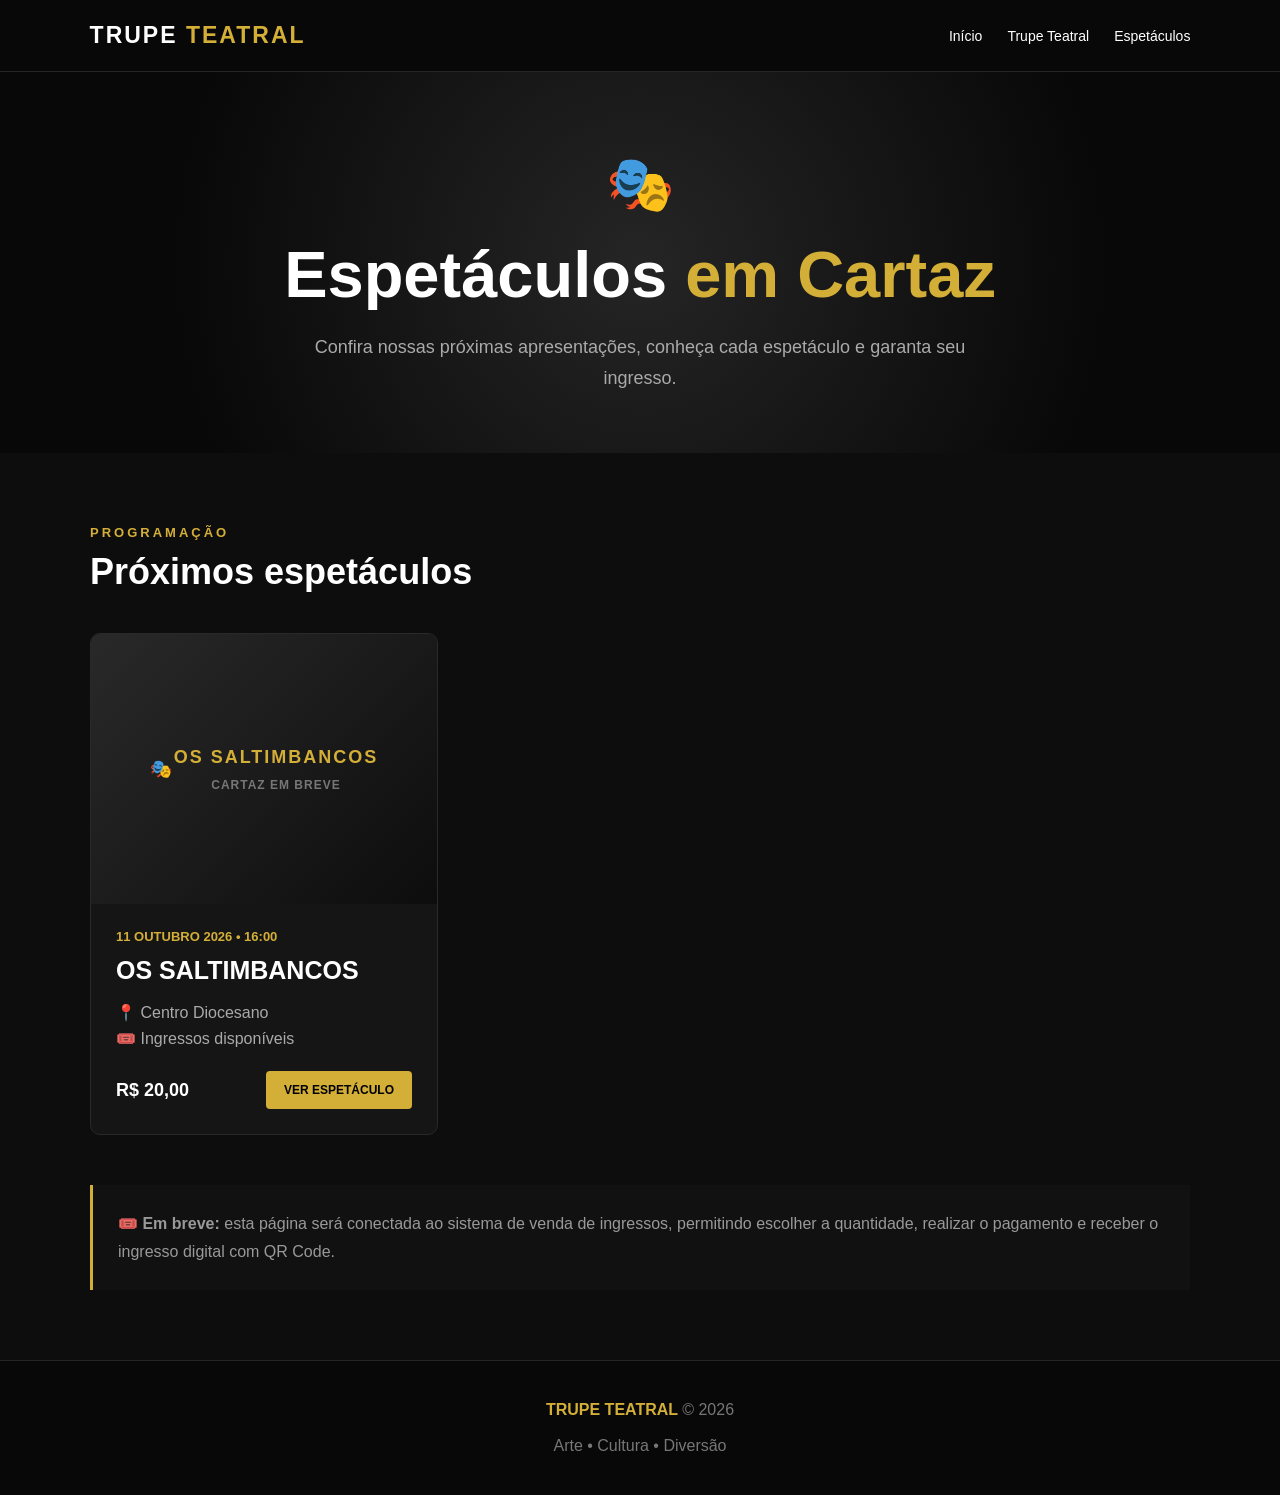
<file: espetaculos.html>
<!DOCTYPE html>
<html lang="pt-BR">

<head>

<meta charset="UTF-8">

<meta name="viewport" content="width=device-width, initial-scale=1.0">

<title>Espetáculos em Cartaz - Trupe Teatral</title>

<style>

* {
    margin: 0;
    padding: 0;
    box-sizing: border-box;
}

html {
    scroll-behavior: smooth;
}

body {
    font-family: Arial, Helvetica, sans-serif;
    background: #080808;
    color: white;
}


/* =========================
   CABEÇALHO
========================= */

header {
    padding: 22px 7%;

    display: flex;

    justify-content: space-between;

    align-items: center;

    background: #080808;

    border-bottom: 1px solid #252525;

    position: sticky;

    top: 0;

    z-index: 1000;
}

.logo {
    font-size: 23px;

    font-weight: bold;

    letter-spacing: 2px;
}

.logo span {
    color: #d4af37;
}

nav {
    display: flex;

    gap: 25px;
}

nav a {
    color: white;

    text-decoration: none;

    font-size: 14px;
}

nav a:hover {
    color: #d4af37;
}


/* =========================
   TÍTULO
========================= */

.hero {
    padding: 80px 7% 60px;

    text-align: center;

    background:
        radial-gradient(
            circle,
            #252525,
            #080808 70%
        );
}

.hero .icone {
    font-size: 55px;

    margin-bottom: 20px;
}

.hero h1 {
    font-size: clamp(40px, 6vw, 65px);

    margin-bottom: 20px;
}

.hero h1 span {
    color: #d4af37;
}

.hero p {
    color: #aaa;

    font-size: 18px;

    line-height: 1.7;

    max-width: 700px;

    margin: auto;
}


/* =========================
   ESPETÁCULOS
========================= */

.eventos {
    padding: 70px 7%;

    background: #0d0d0d;
}

.titulo {
    max-width: 1100px;

    margin: 0 auto 40px;
}

.titulo pequeno {
    color: #d4af37;

    letter-spacing: 3px;

    font-size: 13px;

    font-weight: bold;
}

.titulo h2 {
    font-size: 36px;

    margin-top: 10px;
}


/* =========================
   GRID
========================= */

.lista-eventos {

    max-width: 1100px;

    margin: auto;

    display: grid;

    grid-template-columns:
        repeat(3, 1fr);

    gap: 28px;
}


/* =========================
   CARD
========================= */

.card {

    background: #151515;

    border: 1px solid #292929;

    border-radius: 10px;

    overflow: hidden;

    transition: 0.3s;
}

.card:hover {

    transform: translateY(-7px);

    border-color: #d4af37;
}


/* =========================
   CARTAZ
========================= */

.cartaz {

    height: 270px;

    display: flex;

    align-items: center;

    justify-content: center;

    text-align: center;

    padding: 20px;

    background:
        linear-gradient(
            135deg,
            #292929,
            #0d0d0d
        );

    color: #d4af37;

    font-size: 18px;

    font-weight: bold;

    letter-spacing: 2px;
}

.cartaz span {
    display: block;

    color: #777;

    font-size: 12px;

    margin-top: 10px;

    letter-spacing: 1px;
}


/* =========================
   INFORMAÇÕES
========================= */

.conteudo {

    padding: 25px;
}

.data {

    color: #d4af37;

    font-size: 13px;

    font-weight: bold;

    margin-bottom: 12px;
}

.conteudo h3 {

    font-size: 25px;

    margin-bottom: 15px;
}

.local {

    color: #aaa;

    line-height: 1.6;

    margin-bottom: 20px;
}

.preco {

    display: flex;

    justify-content: space-between;

    align-items: center;

    margin-top: 20px;
}

.preco strong {

    font-size: 18px;
}

.botao {

    display: inline-block;

    padding: 12px 18px;

    background: #d4af37;

    color: #000;

    text-decoration: none;

    font-weight: bold;

    border-radius: 4px;

    font-size: 12px;
}

.botao:hover {

    background: white;
}


/* =========================
   AVISO
========================= */

.aviso {

    max-width: 1100px;

    margin: 50px auto 0;

    padding: 25px;

    background: #111;

    border-left: 3px solid #d4af37;

    color: #999;

    line-height: 1.7;
}


/* =========================
   RODAPÉ
========================= */

footer {

    padding: 40px 7%;

    text-align: center;

    border-top: 1px solid #252525;

    color: #777;
}

footer strong {

    color: #d4af37;
}


/* =========================
   CELULAR
========================= */

@media (max-width: 900px) {

    .lista-eventos {

        grid-template-columns: 1fr 1fr;

    }

}

@media (max-width: 600px) {

    nav {

        display: none;

    }

    .lista-eventos {

        grid-template-columns: 1fr;

    }

    .hero {

        padding: 60px 5%;

    }

    .eventos {

        padding: 60px 5%;

    }

}

</style>

</head>


<body>


<!-- =========================
     CABEÇALHO
========================= -->

<header>

    <div class="logo">

        TRUPE <span>TEATRAL</span>

    </div>


    <nav>

        <a href="index.html">
            Início
        </a>

        <a href="trupe.html">
            Trupe Teatral
        </a>

        <a href="espetaculos.html">
            Espetáculos
        </a>

    </nav>

</header>



<!-- =========================
     TÍTULO
========================= -->

<section class="hero">

    <div class="icone">
        🎭
    </div>


    <h1>

        Espetáculos <span>em Cartaz</span>

    </h1>


    <p>

        Confira nossas próximas apresentações,
        conheça cada espetáculo e garanta
        seu ingresso.

    </p>

</section>



<!-- =========================
     LISTA DE ESPETÁCULOS
========================= -->

<section class="eventos">


    <div class="titulo">

        <pequeno>
            PROGRAMAÇÃO
        </pequeno>


        <h2>

            Próximos espetáculos

        </h2>

    </div>



    <div class="lista-eventos">


        <!-- =====================
             OS SALTIMBANCOS
        ====================== -->

        <div class="card">


            <div class="cartaz">

                🎭

                <div>

                    OS SALTIMBANCOS

                    <span>
                        CARTAZ EM BREVE
                    </span>

                </div>

            </div>



            <div class="conteudo">


                <div class="data">

                    11 OUTUBRO 2026 • 16:00

                </div>


                <h3>

                    OS SALTIMBANCOS

                </h3>


                <div class="local">

                    📍 Centro Diocesano

                    <br>

                    🎟️ Ingressos disponíveis

                </div>


                <div class="preco">

                    <strong>

                        R$ 20,00

                    </strong>


                    <!-- ATALHO PARA A PÁGINA DO ESPETÁCULO -->

                    <a
                        href="espetaculo-1.html"
                        class="botao">

                        VER ESPETÁCULO

                    </a>

                </div>


            </div>


        </div>


    </div>



    <!-- =========================
         AVISO
    ========================== -->

    <div class="aviso">

        <strong>
            🎟️ Em breve:
        </strong>

        esta página será conectada ao
        sistema de venda de ingressos,
        permitindo escolher a quantidade,
        realizar o pagamento e receber
        o ingresso digital com QR Code.

    </div>


</section>



<!-- =========================
     RODAPÉ
========================= -->

<footer>

    <p>

        <strong>
            TRUPE TEATRAL
        </strong>

        © 2026

    </p>

    <br>

    <p>

        Arte • Cultura • Diversão

    </p>

</footer>


</body>

</html>
</file>
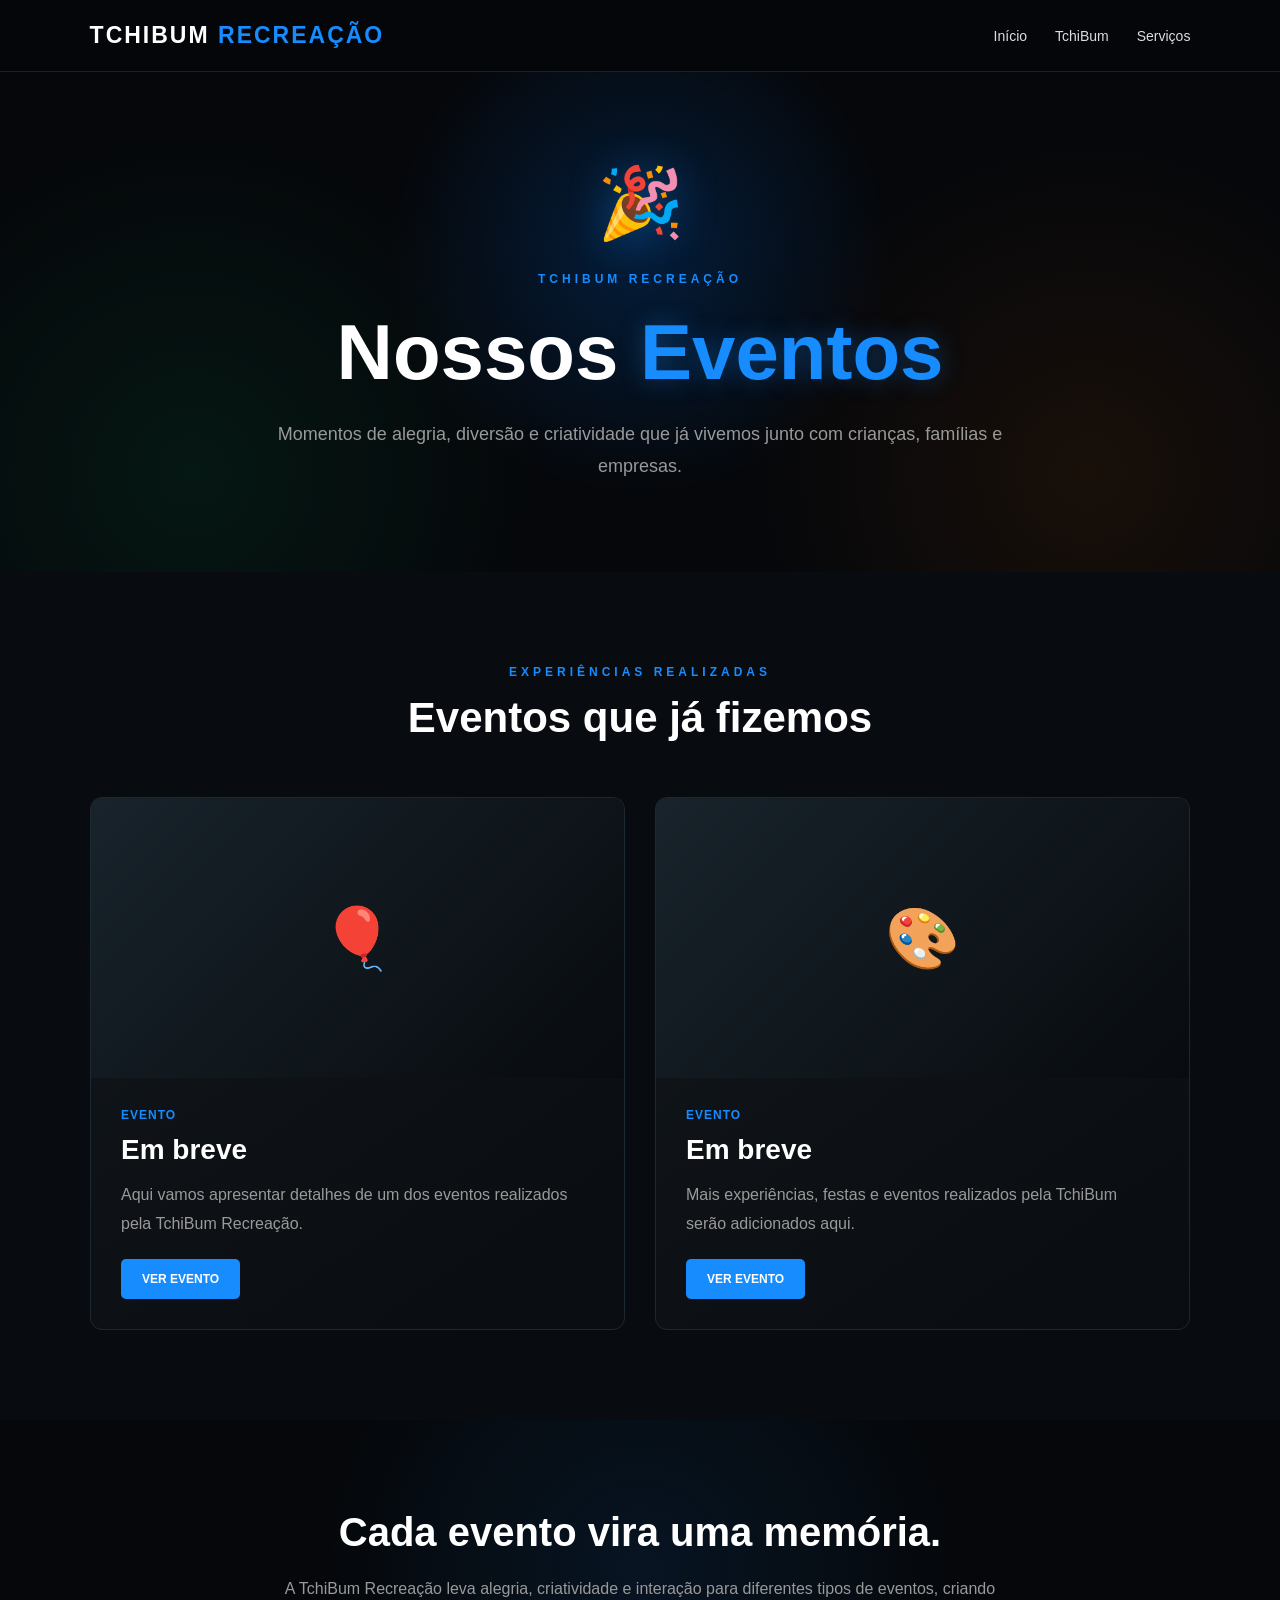
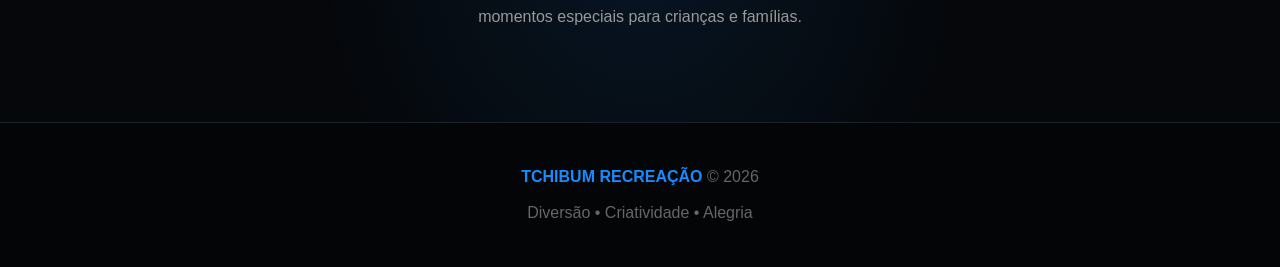
<file: eventos-tchibum.html>
<!DOCTYPE html>
<html lang="pt-BR">

<head>

<meta charset="UTF-8">

<meta name="viewport"
content="width=device-width, initial-scale=1.0">

<title>Eventos - TchiBum Recreação</title>

<style>

/* =========================
   CONFIGURAÇÕES
========================= */

* {
    margin: 0;
    padding: 0;
    box-sizing: border-box;
}

html {
    scroll-behavior: smooth;
}

body {
    font-family: Arial, Helvetica, sans-serif;
    background: #05070a;
    color: white;
}


/* =========================
   CABEÇALHO
========================= */

header {

    padding: 22px 7%;

    display: flex;

    justify-content: space-between;

    align-items: center;

    background: rgba(5, 7, 10, 0.96);

    border-bottom: 1px solid #18232b;

    position: sticky;

    top: 0;

    z-index: 1000;

    backdrop-filter: blur(10px);
}

.logo {

    font-size: 23px;

    font-weight: bold;

    letter-spacing: 2px;
}

.logo span {

    color: #168cff;
}

nav {

    display: flex;

    gap: 28px;
}

nav a {

    color: #ddd;

    text-decoration: none;

    font-size: 14px;

    transition: 0.3s;
}

nav a:hover {

    color: #168cff;
}


/* =========================
   HERO
========================= */

.hero {

    min-height: 500px;

    display: flex;

    align-items: center;

    justify-content: center;

    text-align: center;

    padding: 80px 7%;

    position: relative;

    overflow: hidden;

    background:

        radial-gradient(
            circle at 50% 35%,
            rgba(0, 119, 255, 0.20),
            transparent 35%
        ),

        radial-gradient(
            circle at 15% 80%,
            rgba(0, 220, 130, 0.08),
            transparent 30%
        ),

        radial-gradient(
            circle at 85% 80%,
            rgba(255, 115, 0, 0.08),
            transparent 30%
        ),

        #05070a;
}

.hero-content {

    max-width: 850px;

    position: relative;

    z-index: 2;
}

.hero .icone {

    font-size: 70px;

    margin-bottom: 25px;

    filter:
        drop-shadow(
            0 0 20px
            rgba(22, 140, 255, 0.4)
        );
}

.hero pequeno {

    color: #168cff;

    letter-spacing: 4px;

    font-size: 12px;

    font-weight: bold;
}

.hero h1 {

    font-size: clamp(
        45px,
        7vw,
        78px
    );

    margin: 20px 0;
}

.hero h1 span {

    color: #168cff;

    text-shadow:
        0 0 25px
        rgba(22, 140, 255, 0.35);
}

.hero p {

    color: #999;

    font-size: 18px;

    line-height: 1.8;

    max-width: 760px;

    margin: auto;
}


/* =========================
   EVENTOS
========================= */

.eventos {

    padding: 90px 7%;

    background: #080b0f;
}

.titulo {

    text-align: center;

    margin-bottom: 55px;
}

.titulo pequeno {

    color: #168cff;

    letter-spacing: 4px;

    font-size: 12px;

    font-weight: bold;
}

.titulo h2 {

    font-size: 42px;

    margin-top: 14px;
}


/* =========================
   GRID
========================= */

.lista-eventos {

    max-width: 1100px;

    margin: auto;

    display: grid;

    grid-template-columns:
        repeat(2, 1fr);

    gap: 30px;
}


/* =========================
   CARD DO EVENTO
========================= */

.evento {

    background:
        linear-gradient(
            145deg,
            #12171c,
            #090c10
        );

    border: 1px solid #1d2932;

    border-radius: 12px;

    overflow: hidden;

    transition: 0.35s;
}

.evento:hover {

    transform: translateY(-8px);

    border-color: #168cff;

    box-shadow:
        0 15px 40px
        rgba(0, 0, 0, 0.45);
}


/* =========================
   FOTO
========================= */

.foto {

    width: 100%;

    height: 280px;

    display: flex;

    align-items: center;

    justify-content: center;

    background:
        linear-gradient(
            135deg,
            #18232b,
            #080b0f
        );

    color: #168cff;

    font-size: 60px;
}

.foto img {

    width: 100%;

    height: 100%;

    object-fit: cover;

    display: block;
}


/* =========================
   CONTEÚDO
========================= */

.conteudo {

    padding: 30px;
}

.data {

    color: #168cff;

    font-size: 12px;

    font-weight: bold;

    letter-spacing: 1px;

    margin-bottom: 12px;
}

.conteudo h3 {

    font-size: 28px;

    margin-bottom: 15px;
}

.conteudo p {

    color: #999;

    line-height: 1.8;

    margin-bottom: 20px;
}


/* =========================
   BOTÃO
========================= */

.botao {

    display: inline-block;

    padding: 13px 21px;

    background: #168cff;

    color: white;

    text-decoration: none;

    font-weight: bold;

    border-radius: 5px;

    font-size: 12px;

    transition: 0.3s;
}

.botao:hover {

    background: #35a2ff;

    transform: translateY(-2px);
}


/* =========================
   DESTAQUE
========================= */

.destaque {

    padding: 90px 7%;

    text-align: center;

    background:

        radial-gradient(
            circle at center,
            rgba(22, 140, 255, 0.10),
            transparent 50%
        ),

        #05070a;
}

.destaque h2 {

    font-size: 40px;

    margin-bottom: 20px;
}

.destaque p {

    max-width: 750px;

    margin: auto;

    color: #999;

    line-height: 1.8;
}


/* =========================
   RODAPÉ
========================= */

footer {

    padding: 45px 7%;

    border-top: 1px solid #18232b;

    text-align: center;

    color: #666;

    background: #030507;
}

footer strong {

    color: #168cff;
}


/* =========================
   CELULAR
========================= */

@media (max-width: 700px) {

    nav {
        display: none;
    }

    .lista-eventos {

        grid-template-columns: 1fr;

    }

    .hero {

        min-height: 450px;

        padding: 60px 5%;

    }

    .hero h1 {

        font-size: 50px;

    }

    .hero p {

        font-size: 16px;

    }

    .eventos {

        padding: 65px 5%;

    }

    .titulo h2 {

        font-size: 34px;

    }

}

</style>

</head>


<body>


<!-- =========================
     CABEÇALHO
========================= -->

<header>

    <div class="logo">

        TCHIBUM <span>RECREAÇÃO</span>

    </div>


    <nav>

        <a href="index.html">
            Início
        </a>

        <a href="tchibum.html">
            TchiBum
        </a>

        <a href="servicos.html">
            Serviços
        </a>

    </nav>

</header>



<!-- =========================
     HERO
========================= -->

<section class="hero">

    <div class="hero-content">

        <div class="icone">

            🎉

        </div>


        <pequeno>

            TCHIBUM RECREAÇÃO

        </pequeno>


        <h1>

            Nossos <span>Eventos</span>

        </h1>


        <p>

            Momentos de alegria, diversão e
            criatividade que já vivemos junto
            com crianças, famílias e empresas.

        </p>

    </div>

</section>



<!-- =========================
     LISTA DE EVENTOS
========================= -->

<section class="eventos">


    <div class="titulo">

        <pequeno>

            EXPERIÊNCIAS REALIZADAS

        </pequeno>


        <h2>

            Eventos que já fizemos

        </h2>

    </div>



    <div class="lista-eventos">


        <!-- =====================
             EVENTO 1
        ====================== -->

        <article class="evento">


            <div class="foto">

                🎈

            </div>


            <div class="conteudo">

                <div class="data">

                    EVENTO

                </div>


                <h3>

                    Em breve

                </h3>


                <p>

                    Aqui vamos apresentar
                    detalhes de um dos eventos
                    realizados pela TchiBum
                    Recreação.

                </p>


                <a
                    href="#"
                    class="botao">

                    VER EVENTO

                </a>

            </div>


        </article>



        <!-- =====================
             EVENTO 2
        ====================== -->

        <article class="evento">


            <div class="foto">

                🎨

            </div>


            <div class="conteudo">

                <div class="data">

                    EVENTO

                </div>


                <h3>

                    Em breve

                </h3>


                <p>

                    Mais experiências, festas
                    e eventos realizados pela
                    TchiBum serão adicionados
                    aqui.

                </p>


                <a
                    href="#"
                    class="botao">

                    VER EVENTO

                </a>

            </div>


        </article>


    </div>

</section>



<!-- =========================
     DESTAQUE
========================= -->

<section class="destaque">

    <h2>

        Cada evento vira uma memória.

    </h2>


    <p>

        A TchiBum Recreação leva alegria,
        criatividade e interação para
        diferentes tipos de eventos,
        criando momentos especiais
        para crianças e famílias.

    </p>

</section>



<!-- =========================
     RODAPÉ
========================= -->

<footer>

    <p>

        <strong>
            TCHIBUM RECREAÇÃO
        </strong>

        © 2026

    </p>

    <br>

    <p>

        Diversão • Criatividade • Alegria

    </p>

</footer>


</body>

</html>
</file>
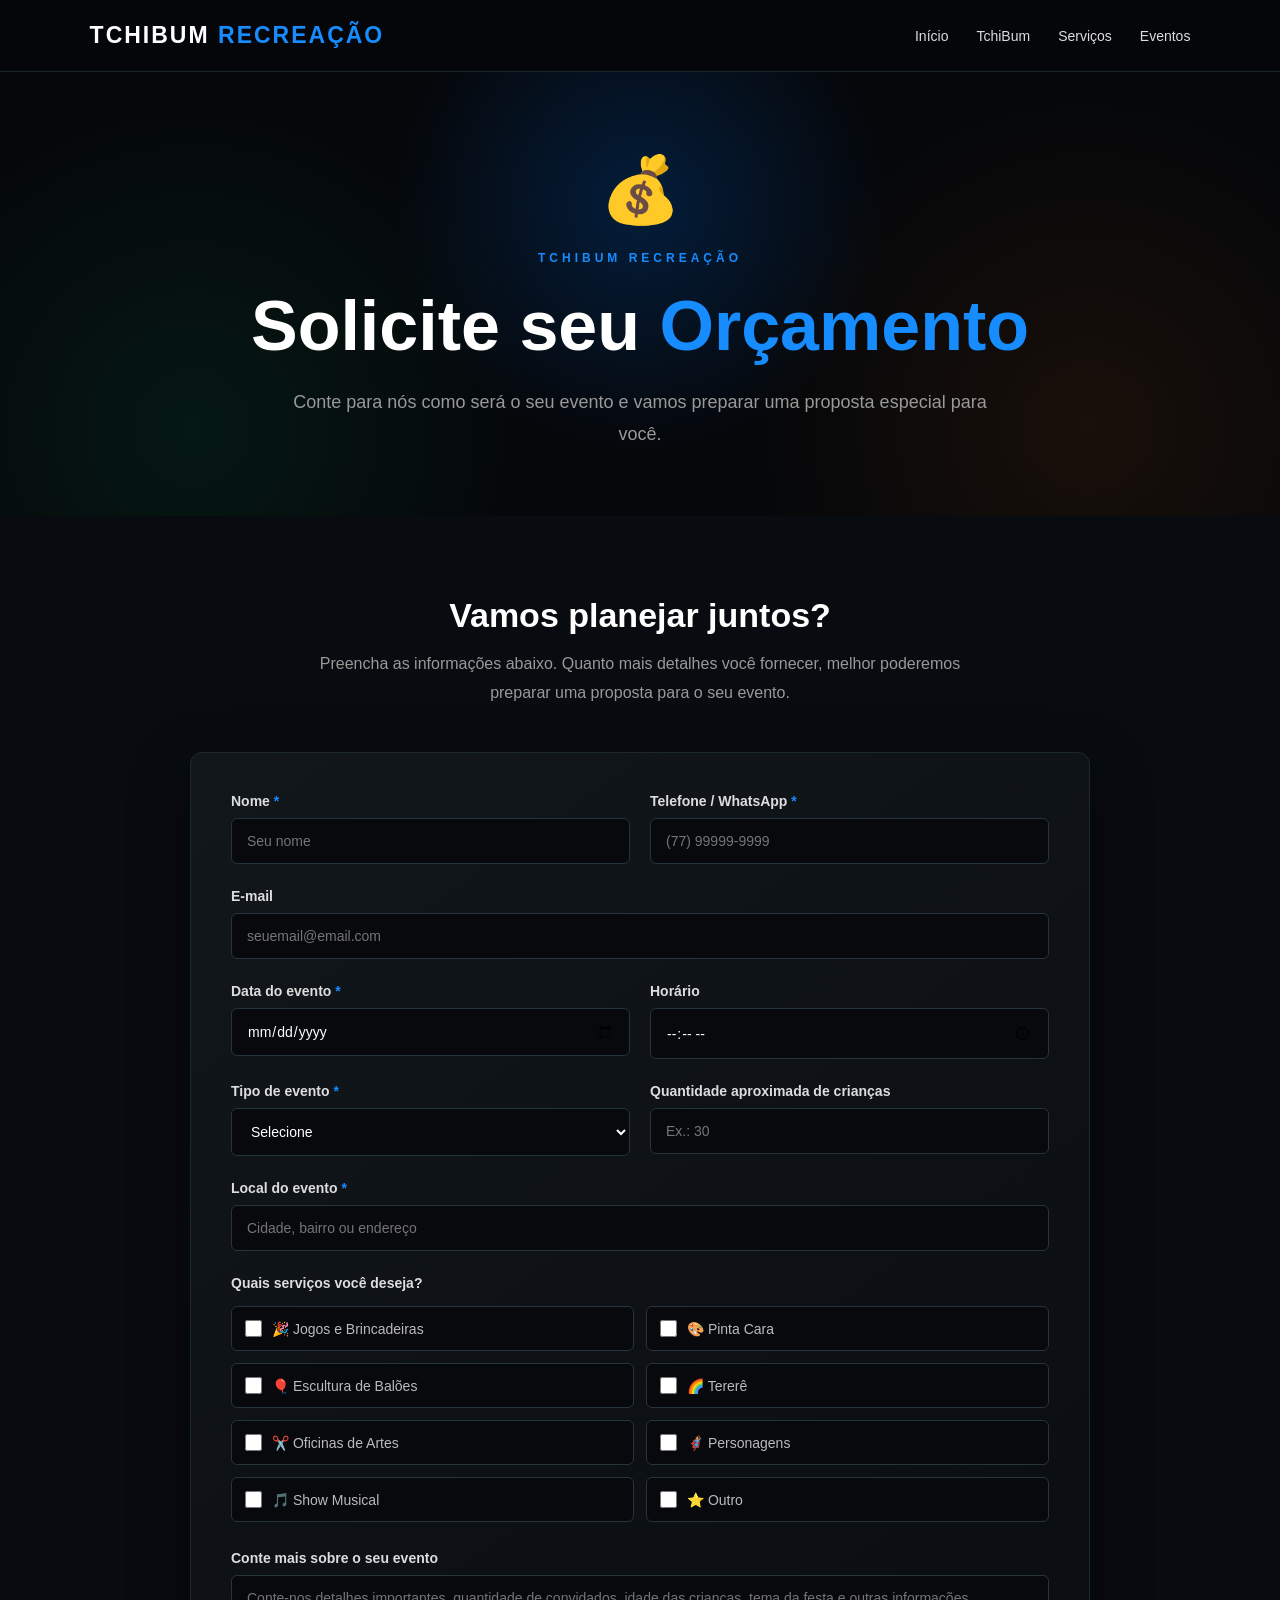
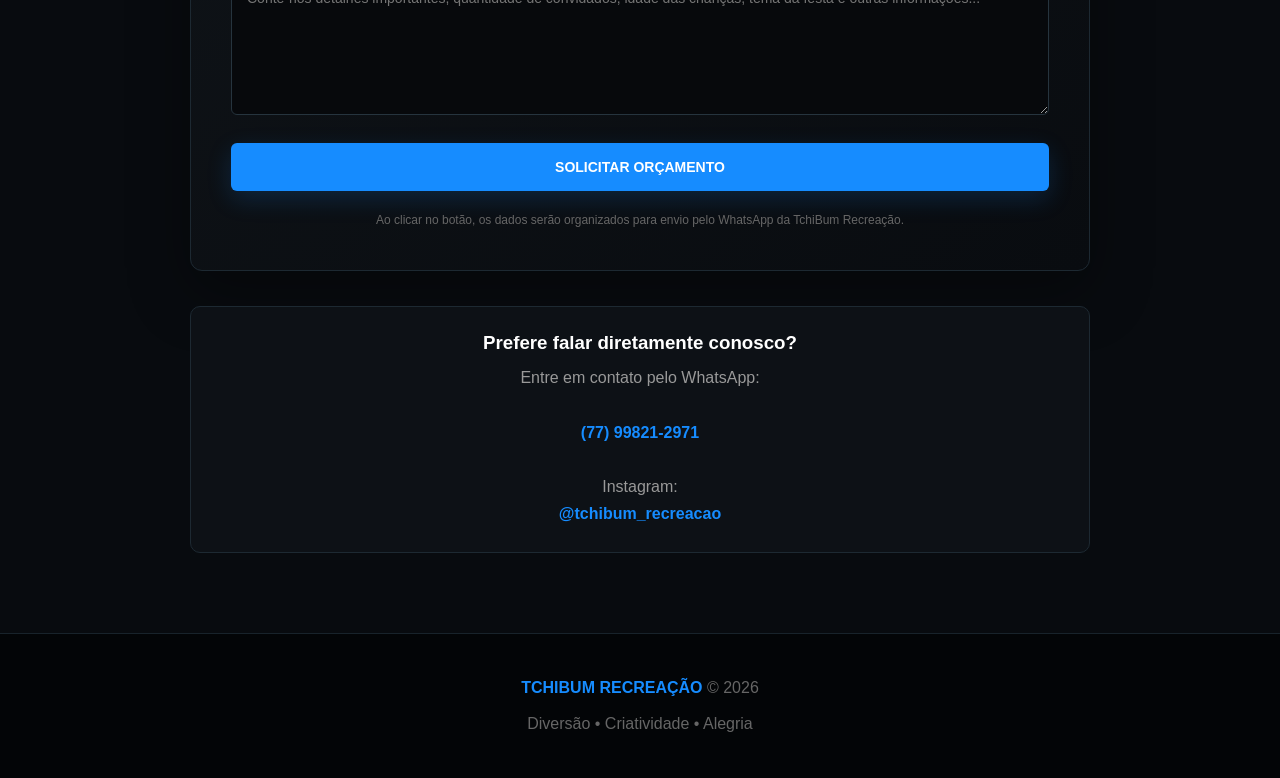
<file: orcamento.html>
<!DOCTYPE html>
<html lang="pt-BR">

<head>

<meta charset="UTF-8">

<meta name="viewport"
content="width=device-width, initial-scale=1.0">

<title>Solicitar Orçamento - TchiBum Recreação</title>

<style>

/* =========================
   CONFIGURAÇÕES
========================= */

* {
    margin: 0;
    padding: 0;
    box-sizing: border-box;
}

html {
    scroll-behavior: smooth;
}

body {
    font-family: Arial, Helvetica, sans-serif;
    background: #05070a;
    color: white;
}


/* =========================
   CABEÇALHO
========================= */

header {

    padding: 22px 7%;

    display: flex;

    justify-content: space-between;

    align-items: center;

    background: rgba(5, 7, 10, 0.96);

    border-bottom: 1px solid #18232b;

    position: sticky;

    top: 0;

    z-index: 1000;

    backdrop-filter: blur(10px);
}

.logo {

    font-size: 23px;

    font-weight: bold;

    letter-spacing: 2px;
}

.logo span {

    color: #168cff;
}

nav {

    display: flex;

    gap: 28px;
}

nav a {

    color: #ddd;

    text-decoration: none;

    font-size: 14px;

    transition: 0.3s;
}

nav a:hover {

    color: #168cff;
}


/* =========================
   HERO
========================= */

.hero {

    padding: 80px 7% 65px;

    text-align: center;

    background:

        radial-gradient(
            circle at 50% 30%,
            rgba(0, 119, 255, 0.20),
            transparent 35%
        ),

        radial-gradient(
            circle at 15% 80%,
            rgba(0, 220, 130, 0.08),
            transparent 30%
        ),

        radial-gradient(
            circle at 85% 80%,
            rgba(255, 115, 0, 0.08),
            transparent 30%
        ),

        #05070a;
}

.hero .icone {

    font-size: 65px;

    margin-bottom: 20px;
}

.hero pequeno {

    color: #168cff;

    letter-spacing: 4px;

    font-size: 12px;

    font-weight: bold;
}

.hero h1 {

    font-size: clamp(
        42px,
        7vw,
        70px
    );

    margin: 20px 0;
}

.hero h1 span {

    color: #168cff;
}

.hero p {

    max-width: 700px;

    margin: auto;

    color: #999;

    font-size: 18px;

    line-height: 1.8;
}


/* =========================
   ÁREA DO FORMULÁRIO
========================= */

.orcamento {

    padding: 80px 7%;

    background: #080b0f;
}

.container {

    max-width: 900px;

    margin: auto;
}


/* =========================
   INTRODUÇÃO
========================= */

.introducao {

    text-align: center;

    margin-bottom: 45px;
}

.introducao h2 {

    font-size: 34px;

    margin-bottom: 15px;
}

.introducao p {

    color: #999;

    line-height: 1.8;

    max-width: 700px;

    margin: auto;
}


/* =========================
   FORMULÁRIO
========================= */

.formulario {

    background:
        linear-gradient(
            145deg,
            #12171c,
            #090c10
        );

    border: 1px solid #1d2932;

    border-radius: 12px;

    padding: 40px;

    box-shadow:
        0 20px 60px
        rgba(0, 0, 0, 0.35);
}


/* =========================
   GRUPOS
========================= */

.linha {

    display: grid;

    grid-template-columns:
        1fr 1fr;

    gap: 20px;
}

.grupo {

    margin-bottom: 24px;
}

.grupo label {

    display: block;

    margin-bottom: 9px;

    color: #ddd;

    font-size: 14px;

    font-weight: bold;
}

.grupo label span {

    color: #168cff;

}

.grupo input,
.grupo select,
.grupo textarea {

    width: 100%;

    padding: 14px 15px;

    background: #07090c;

    border: 1px solid #26343e;

    border-radius: 6px;

    color: white;

    font-family: Arial, Helvetica, sans-serif;

    font-size: 14px;

    outline: none;

    transition: 0.3s;
}

.grupo input:focus,
.grupo select:focus,
.grupo textarea:focus {

    border-color: #168cff;

    box-shadow:
        0 0 0 2px
        rgba(22, 140, 255, 0.10);
}

.grupo textarea {

    min-height: 140px;

    resize: vertical;
}


/* =========================
   SERVIÇOS
========================= */

.servicos {

    margin-bottom: 28px;
}

.servicos-titulo {

    color: #ddd;

    font-size: 14px;

    font-weight: bold;

    margin-bottom: 15px;
}

.opcoes {

    display: grid;

    grid-template-columns:
        repeat(2, 1fr);

    gap: 12px;
}

.opcao {

    display: flex;

    align-items: center;

    gap: 10px;

    padding: 13px;

    background: #07090c;

    border: 1px solid #26343e;

    border-radius: 6px;

    cursor: pointer;

    transition: 0.3s;
}

.opcao:hover {

    border-color: #168cff;

    background: #0b1117;
}

.opcao input {

    width: 17px;

    height: 17px;

    accent-color: #168cff;

}

.opcao span {

    color: #bbb;

    font-size: 14px;
}


/* =========================
   BOTÃO
========================= */

.botao-area {

    margin-top: 10px;

    text-align: center;
}

.botao {

    display: inline-block;

    width: 100%;

    padding: 16px 25px;

    border: none;

    border-radius: 6px;

    background: #168cff;

    color: white;

    font-size: 14px;

    font-weight: bold;

    cursor: pointer;

    transition: 0.3s;

    box-shadow:
        0 8px 25px
        rgba(22, 140, 255, 0.18);
}

.botao:hover {

    background: #35a2ff;

    transform: translateY(-2px);
}


/* =========================
   OBSERVAÇÃO
========================= */

.observacao {

    margin-top: 20px;

    text-align: center;

    color: #666;

    font-size: 12px;

    line-height: 1.6;
}


/* =========================
   CONTATO RÁPIDO
========================= */

.contato {

    margin-top: 35px;

    padding: 25px;

    text-align: center;

    background: #0d1116;

    border: 1px solid #1d2932;

    border-radius: 10px;
}

.contato h3 {

    margin-bottom: 10px;

    color: #fff;
}

.contato p {

    color: #999;

    line-height: 1.7;
}

.contato strong {

    color: #168cff;
}


/* =========================
   RODAPÉ
========================= */

footer {

    padding: 45px 7%;

    border-top: 1px solid #18232b;

    text-align: center;

    color: #666;

    background: #030507;
}

footer strong {

    color: #168cff;
}


/* =========================
   CELULAR
========================= */

@media (max-width: 700px) {

    nav {

        display: none;

    }

    .hero {

        padding: 60px 5%;

    }

    .hero h1 {

        font-size: 48px;

    }

    .orcamento {

        padding: 60px 5%;

    }

    .formulario {

        padding: 25px;

    }

    .linha {

        grid-template-columns: 1fr;

        gap: 0;

    }

    .opcoes {

        grid-template-columns: 1fr;

    }

}

</style>

</head>


<body>


<!-- =========================
     CABEÇALHO
========================= -->

<header>

    <div class="logo">

        TCHIBUM <span>RECREAÇÃO</span>

    </div>


    <nav>

        <a href="index.html">
            Início
        </a>

        <a href="tchibum.html">
            TchiBum
        </a>

        <a href="servicos.html">
            Serviços
        </a>

        <a href="eventos-tchibum.html">
            Eventos
        </a>

    </nav>

</header>



<!-- =========================
     HERO
========================= -->

<section class="hero">

    <div class="icone">
        💰
    </div>


    <pequeno>
        TCHIBUM RECREAÇÃO
    </pequeno>


    <h1>

        Solicite seu <span>Orçamento</span>

    </h1>


    <p>

        Conte para nós como será o seu evento
        e vamos preparar uma proposta especial
        para você.

    </p>

</section>



<!-- =========================
     FORMULÁRIO
========================= -->

<section class="orcamento">


<div class="container">


    <div class="introducao">

        <h2>

            Vamos planejar juntos?

        </h2>

        <p>

            Preencha as informações abaixo.
            Quanto mais detalhes você fornecer,
            melhor poderemos preparar uma proposta
            para o seu evento.

        </p>

    </div>



    <form
        class="formulario"
        onsubmit="enviarOrcamento(event)">


        <!-- =====================
             DADOS DO CLIENTE
        ====================== -->

        <div class="linha">


            <div class="grupo">

                <label>
                    Nome <span>*</span>
                </label>

                <input
                    type="text"
                    id="nome"
                    placeholder="Seu nome"
                    required>

            </div>



            <div class="grupo">

                <label>
                    Telefone / WhatsApp <span>*</span>
                </label>

                <input
                    type="tel"
                    id="telefone"
                    placeholder="(77) 99999-9999"
                    required>

            </div>


        </div>



        <div class="grupo">

            <label>
                E-mail
            </label>

            <input
                type="email"
                id="email"
                placeholder="seuemail@email.com">

        </div>



        <!-- =====================
             DADOS DO EVENTO
        ====================== -->

        <div class="linha">


            <div class="grupo">

                <label>
                    Data do evento <span>*</span>
                </label>

                <input
                    type="date"
                    id="data"
                    required>

            </div>



            <div class="grupo">

                <label>
                    Horário
                </label>

                <input
                    type="time"
                    id="horario">

            </div>


        </div>



        <div class="linha">


            <div class="grupo">

                <label>
                    Tipo de evento <span>*</span>
                </label>

                <select
                    id="tipo"
                    required>

                    <option value="">
                        Selecione
                    </option>

                    <option>
                        Aniversário infantil
                    </option>

                    <option>
                        Festa escolar
                    </option>

                    <option>
                        Evento empresarial
                    </option>

                    <option>
                        Festa particular
                    </option>

                    <option>
                        Evento público
                    </option>

                    <option>
                        Casamento
                    </option>

                    <option>
                        Outro
                    </option>

                </select>

            </div>



            <div class="grupo">

                <label>
                    Quantidade aproximada de crianças
                </label>

                <input
                    type="number"
                    id="criancas"
                    min="1"
                    placeholder="Ex.: 30">

            </div>


        </div>



        <div class="grupo">

            <label>
                Local do evento <span>*</span>
            </label>

            <input
                type="text"
                id="local"
                placeholder="Cidade, bairro ou endereço"
                required>

        </div>



        <!-- =====================
             SERVIÇOS
        ====================== -->

        <div class="servicos">

            <div class="servicos-titulo">

                Quais serviços você deseja?

            </div>


            <div class="opcoes">


                <label class="opcao">

                    <input
                        type="checkbox"
                        name="servico"
                        value="Jogos e Brincadeiras">

                    <span>
                        🎉 Jogos e Brincadeiras
                    </span>

                </label>



                <label class="opcao">

                    <input
                        type="checkbox"
                        name="servico"
                        value="Pinta Cara">

                    <span>
                        🎨 Pinta Cara
                    </span>

                </label>



                <label class="opcao">

                    <input
                        type="checkbox"
                        name="servico"
                        value="Escultura de Balões">

                    <span>
                        🎈 Escultura de Balões
                    </span>

                </label>



                <label class="opcao">

                    <input
                        type="checkbox"
                        name="servico"
                        value="Tererê">

                    <span>
                        🌈 Tererê
                    </span>

                </label>



                <label class="opcao">

                    <input
                        type="checkbox"
                        name="servico"
                        value="Oficinas de Artes">

                    <span>
                        ✂️ Oficinas de Artes
                    </span>

                </label>



                <label class="opcao">

                    <input
                        type="checkbox"
                        name="servico"
                        value="Personagens">

                    <span>
                        🦸 Personagens
                    </span>

                </label>



                <label class="opcao">

                    <input
                        type="checkbox"
                        name="servico"
                        value="Show Musical">

                    <span>
                        🎵 Show Musical
                    </span>

                </label>



                <label class="opcao">

                    <input
                        type="checkbox"
                        name="servico"
                        value="Outro">

                    <span>
                        ⭐ Outro
                    </span>

                </label>


            </div>

        </div>



        <!-- =====================
             DETALHES
        ====================== -->

        <div class="grupo">

            <label>

                Conte mais sobre o seu evento

            </label>


            <textarea
                id="mensagem"
                placeholder="Conte-nos detalhes importantes, quantidade de convidados, idade das crianças, tema da festa e outras informações..."></textarea>

        </div>



        <!-- =====================
             BOTÃO
        ====================== -->

        <div class="botao-area">

            <button
                type="submit"
                class="botao">

                SOLICITAR ORÇAMENTO

            </button>

        </div>


        <div class="observacao">

            Ao clicar no botão, os dados serão
            organizados para envio pelo WhatsApp
            da TchiBum Recreação.

        </div>


    </form>



    <!-- =====================
         CONTATO
    ====================== -->

    <div class="contato">

        <h3>

            Prefere falar diretamente conosco?

        </h3>


        <p>

            Entre em contato pelo WhatsApp:

            <br><br>

            <strong>
                (77) 99821-2971
            </strong>

            <br><br>

            Instagram:

            <br>

            <strong>
                @tchibum_recreacao
            </strong>

        </p>

    </div>


</div>

</section>



<!-- =========================
     RODAPÉ
========================= -->

<footer>

    <p>

        <strong>
            TCHIBUM RECREAÇÃO
        </strong>

        © 2026

    </p>

    <br>

    <p>

        Diversão • Criatividade • Alegria

    </p>

</footer>



<script>

/* =========================
   ENVIO DO ORÇAMENTO
========================= */

function enviarOrcamento(event) {

    event.preventDefault();


    const nome =
        document.getElementById("nome").value;

    const telefone =
        document.getElementById("telefone").value;

    const email =
        document.getElementById("email").value;

    const data =
        document.getElementById("data").value;

    const horario =
        document.getElementById("horario").value;

    const tipo =
        document.getElementById("tipo").value;

    const criancas =
        document.getElementById("criancas").value;

    const local =
        document.getElementById("local").value;

    const mensagem =
        document.getElementById("mensagem").value;


    /* SERVIÇOS SELECIONADOS */

    const selecionados =
        document.querySelectorAll(
            'input[name="servico"]:checked'
        );


    let servicos = [];


    selecionados.forEach(function(item) {

        servicos.push(item.value);

    });


    if (servicos.length === 0) {

        servicos.push(
            "Não informado"
        );

    }


    /* =========================
       MONTAR MENSAGEM
    ========================= */

    let texto =

        "Olá! Gostaria de solicitar um orçamento da TchiBum Recreação.%0A%0A" +

        "*DADOS DO CLIENTE*%0A" +

        "Nome: " + nome + "%0A" +

        "Telefone: " + telefone + "%0A" +

        "E-mail: " + email + "%0A%0A" +

        "*DADOS DO EVENTO*%0A" +

        "Data: " + data + "%0A" +

        "Horário: " + horario + "%0A" +

        "Tipo de evento: " + tipo + "%0A" +

        "Quantidade de crianças: " + criancas + "%0A" +

        "Local: " + local + "%0A%0A" +

        "*SERVIÇOS DESEJADOS*%0A" +

        servicos.join(", ") +

        "%0A%0A" +

        "*DETALHES DO EVENTO*%0A" +

        mensagem;


    /* =========================
       WHATSAPP
    ========================= */

    const numero =
        "5577998212971";


    const url =
        "https://wa.me/" +
        numero +
        "?text=" +
        texto;


    window.open(
        url,
        "_blank"
    );

}

</script>


</body>

</html>
</file>
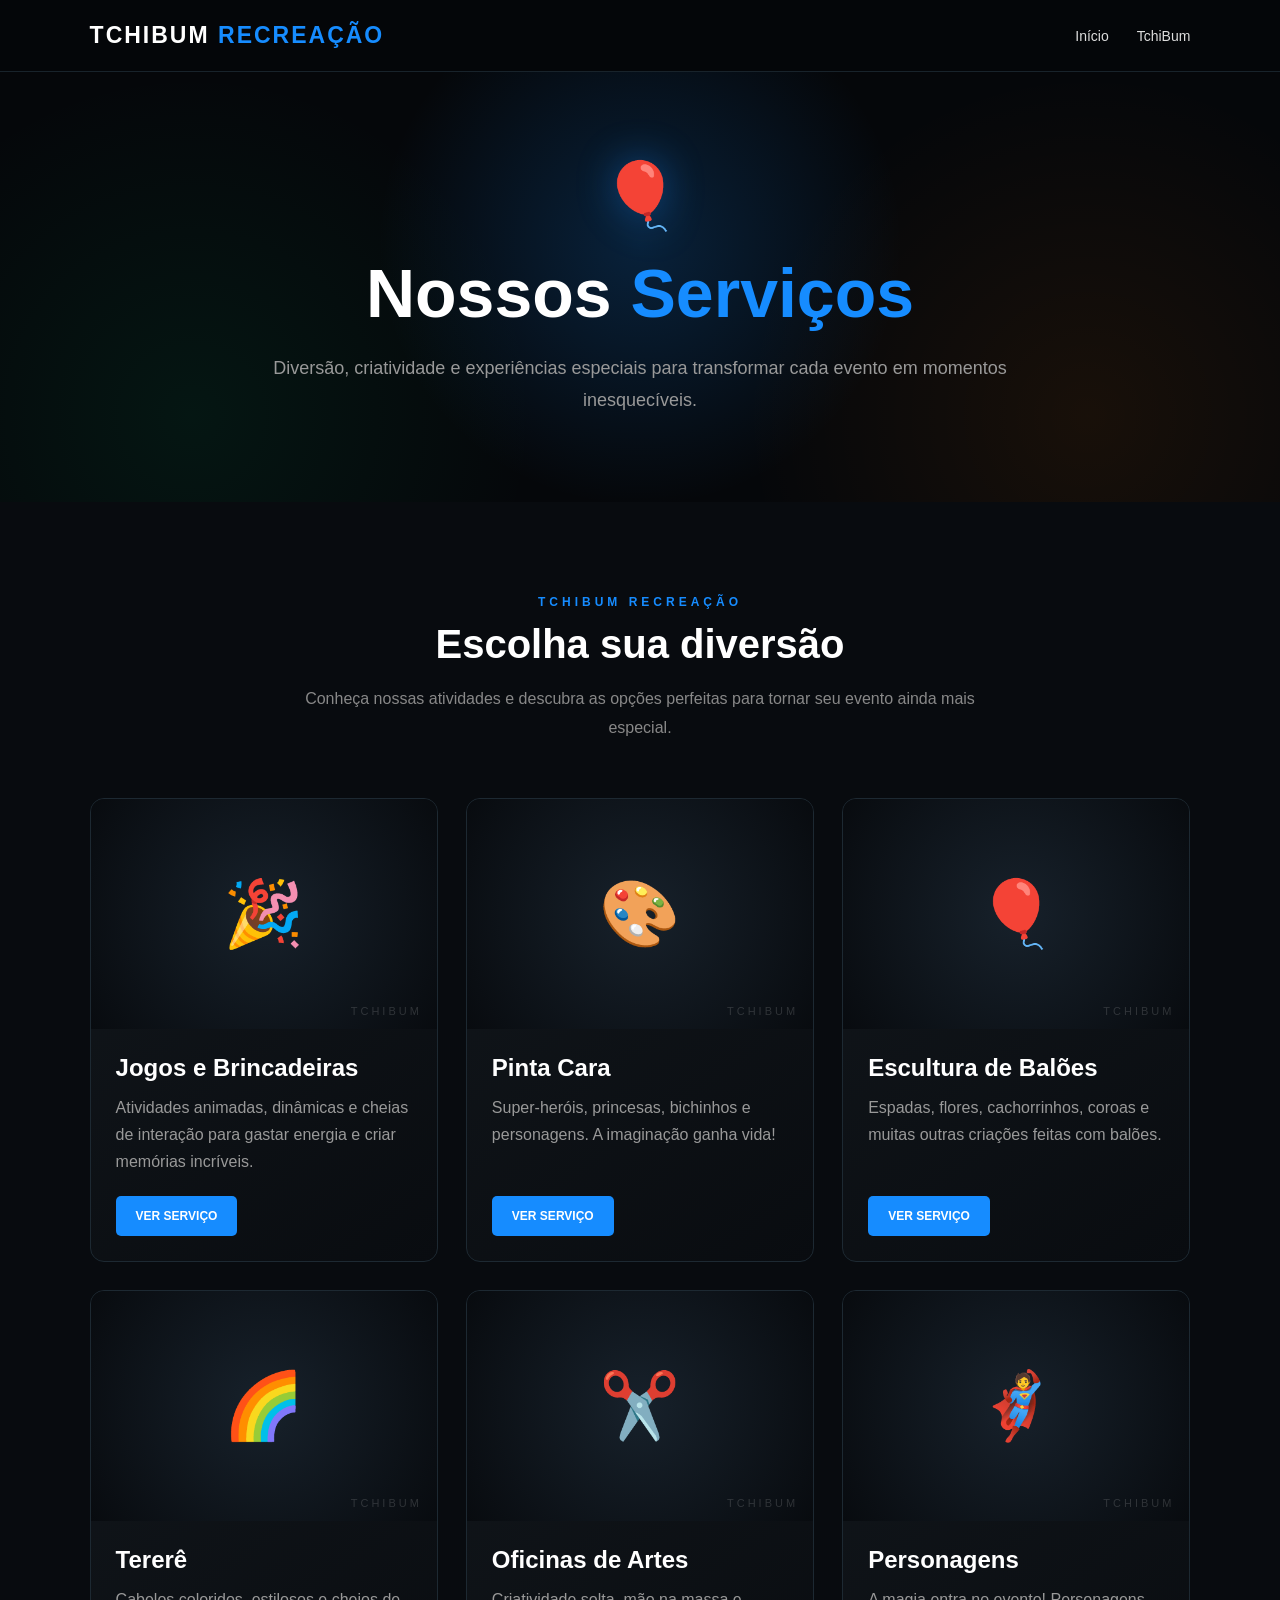
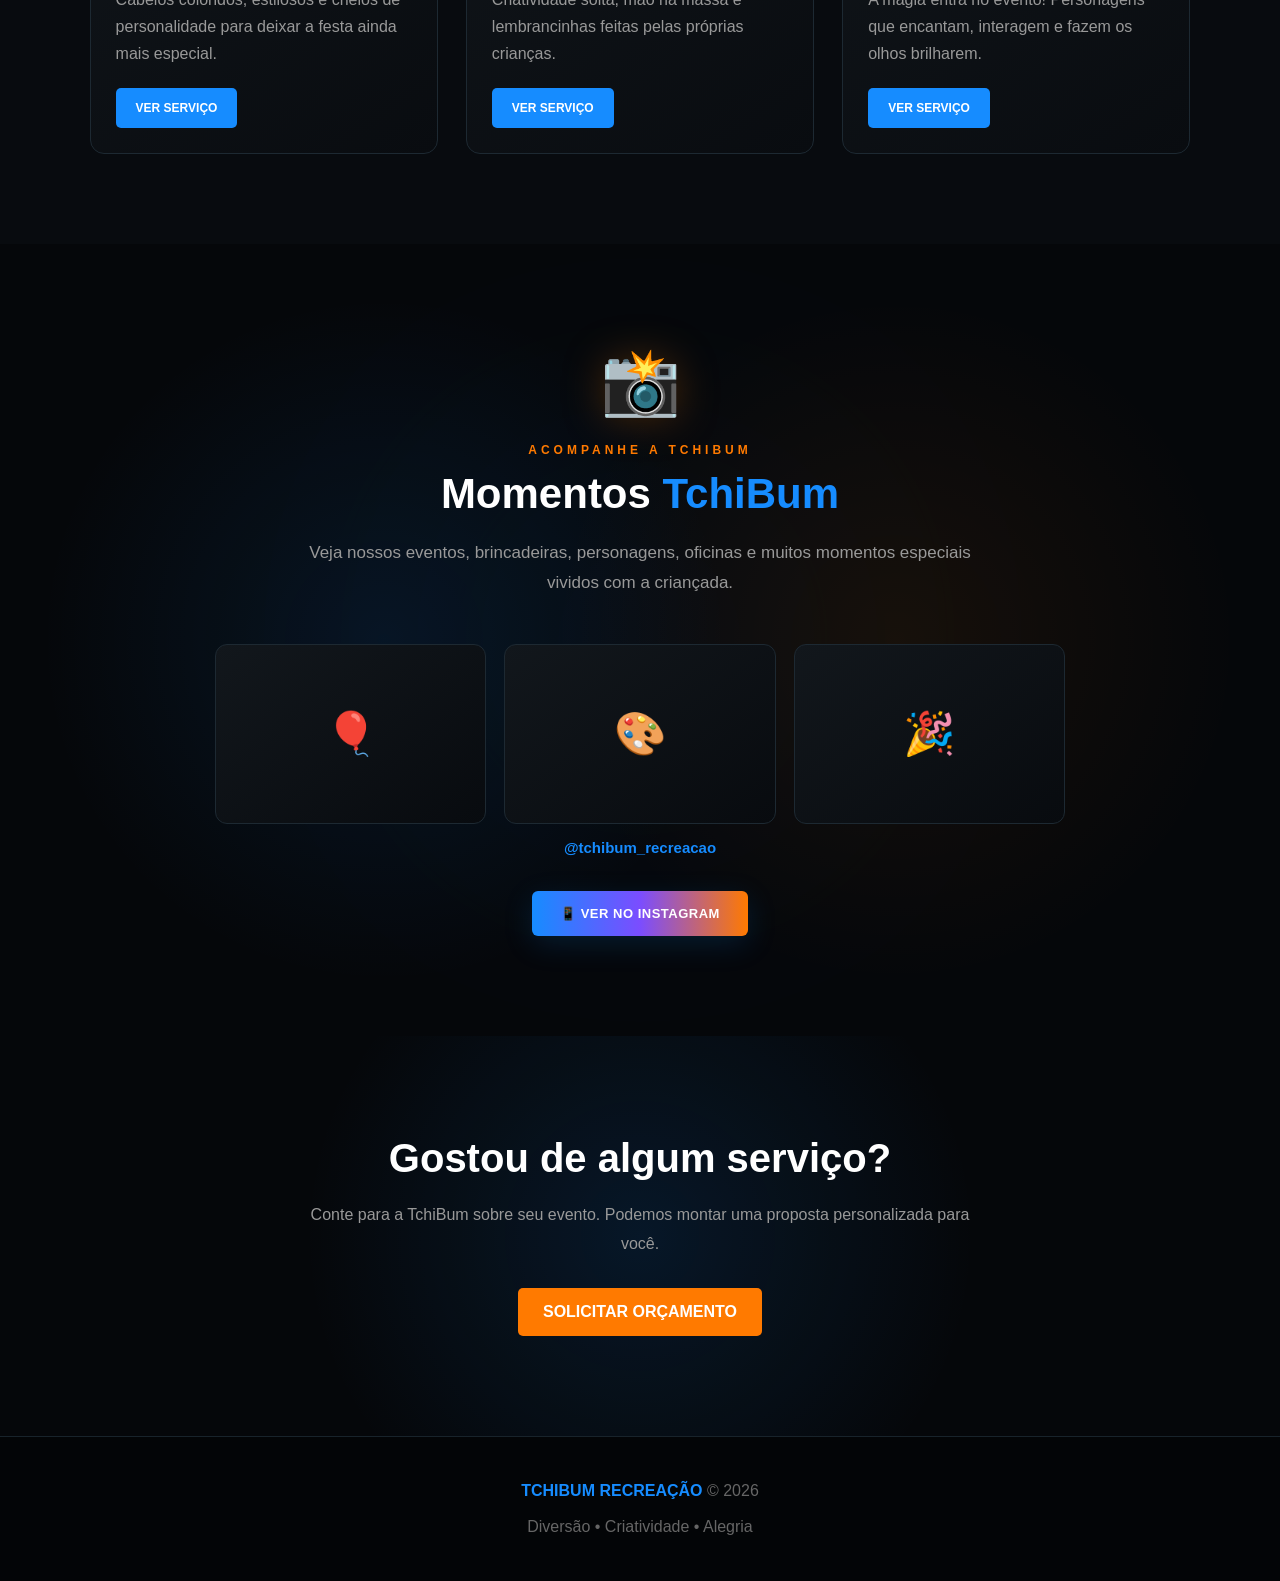
<file: servicos.htmL>
<!DOCTYPE html>
<html lang="pt-BR">

<head>

<meta charset="UTF-8">
<meta name="viewport" content="width=device-width, initial-scale=1.0">

<title>Serviços | TchiBum Recreação</title>

<style>

* {
    margin: 0;
    padding: 0;
    box-sizing: border-box;
}

html {
    scroll-behavior: smooth;
}

body {
    font-family: Arial, Helvetica, sans-serif;
    background: #05070a;
    color: white;
}


/* =========================
   CABEÇALHO
========================= */

header {

    padding: 22px 7%;

    display: flex;

    justify-content: space-between;

    align-items: center;

    background: rgba(5, 7, 10, 0.96);

    border-bottom: 1px solid #18232b;

    position: sticky;

    top: 0;

    z-index: 1000;

    backdrop-filter: blur(10px);
}

.logo {

    font-size: 23px;

    font-weight: bold;

    letter-spacing: 2px;
}

.logo span {
    color: #168cff;
}

nav {

    display: flex;

    gap: 28px;
}

nav a {

    color: #ddd;

    text-decoration: none;

    font-size: 14px;

    transition: 0.3s;
}

nav a:hover {
    color: #168cff;
}


/* =========================
   HERO
========================= */

.hero {

    min-height: 430px;

    display: flex;

    align-items: center;

    justify-content: center;

    text-align: center;

    padding: 70px 7%;

    background:

        radial-gradient(
            circle at 50% 40%,
            rgba(22, 140, 255, 0.20),
            transparent 38%
        ),

        radial-gradient(
            circle at 15% 80%,
            rgba(0, 200, 120, 0.08),
            transparent 30%
        ),

        radial-gradient(
            circle at 85% 80%,
            rgba(255, 122, 0, 0.08),
            transparent 30%
        ),

        #05070a;
}

.hero-content {
    max-width: 800px;
}

.hero .icone {

    font-size: 65px;

    margin-bottom: 20px;

    filter:
        drop-shadow(
            0 0 20px
            rgba(22, 140, 255, 0.4)
        );
}

.hero h1 {

    font-size: clamp(42px, 6vw, 68px);

    margin-bottom: 20px;
}

.hero h1 span {
    color: #168cff;
}

.hero p {

    color: #999;

    font-size: 18px;

    line-height: 1.8;
}


/* =========================
   SERVIÇOS
========================= */

.servicos {

    padding: 90px 7%;

    background: #080b0f;
}

.titulo {

    max-width: 900px;

    margin: 0 auto 55px;

    text-align: center;
}

.titulo pequeno {

    color: #168cff;

    letter-spacing: 4px;

    font-size: 12px;

    font-weight: bold;
}

.titulo h2 {

    font-size: 40px;

    margin-top: 12px;
}

.titulo p {

    max-width: 700px;

    margin: 18px auto 0;

    color: #888;

    line-height: 1.8;
}


/* =========================
   GRID
========================= */

.lista-servicos {

    max-width: 1150px;

    margin: auto;

    display: grid;

    grid-template-columns:
        repeat(3, 1fr);

    gap: 28px;
}


/* =========================
   CARD
========================= */

.card {

    background:
        linear-gradient(
            145deg,
            #12171c,
            #090c10
        );

    border: 1px solid #1d2932;

    border-radius: 14px;

    overflow: hidden;

    transition: 0.35s;

    position: relative;
}

.card:hover {

    transform: translateY(-8px);

    border-color: #168cff;

    box-shadow:
        0 18px 45px rgba(0,0,0,0.5),
        0 0 30px rgba(22,140,255,0.10);
}


/* =========================
   FOTO
========================= */

.foto {

    height: 230px;

    display: flex;

    align-items: center;

    justify-content: center;

    font-size: 65px;

    background:

        radial-gradient(
            circle,
            #17212b,
            #080b0f
        );

    position: relative;

    overflow: hidden;
}

.foto::after {

    content: "TCHIBUM";

    position: absolute;

    bottom: 12px;

    right: 15px;

    color: rgba(255,255,255,0.15);

    font-size: 11px;

    letter-spacing: 3px;
}


/* =========================
   CONTEÚDO
========================= */

.conteudo {

    padding: 25px;
}

.conteudo h3 {

    font-size: 24px;

    margin-bottom: 12px;
}

.conteudo p {

    color: #999;

    line-height: 1.7;

    min-height: 82px;
}


/* =========================
   BOTÃO
========================= */

.botao {

    display: inline-block;

    margin-top: 20px;

    padding: 13px 20px;

    background: #168cff;

    color: white;

    text-decoration: none;

    font-weight: bold;

    font-size: 12px;

    border-radius: 5px;

    transition: 0.3s;
}

.botao:hover {

    background: #35a2ff;

    transform: translateY(-2px);
}


/* =========================
   CORES
========================= */

.card:nth-child(2):hover {
    border-color: #00c878;
}

.card:nth-child(3):hover {
    border-color: #ff7a00;
}

.card:nth-child(4):hover {
    border-color: #00c878;
}

.card:nth-child(5):hover {
    border-color: #ff7a00;
}

.card:nth-child(6):hover {
    border-color: #168cff;
}


/* =========================
   INSTAGRAM
========================= */

.instagram {

    padding: 100px 7%;

    text-align: center;

    position: relative;

    overflow: hidden;

    background:

        radial-gradient(
            circle at 30% 50%,
            rgba(22,140,255,0.10),
            transparent 35%
        ),

        radial-gradient(
            circle at 70% 50%,
            rgba(255,122,0,0.07),
            transparent 35%
        ),

        #05070a;
}

.instagram::before {

    content: "";

    position: absolute;

    width: 350px;

    height: 350px;

    border-radius: 50%;

    background: #168cff;

    filter: blur(150px);

    opacity: 0.06;

    left: 50%;

    top: 50%;

    transform: translate(-50%, -50%);
}

.instagram-conteudo {

    max-width: 850px;

    margin: auto;

    position: relative;

    z-index: 2;
}

.instagram-icone {

    font-size: 65px;

    margin-bottom: 20px;

    filter:
        drop-shadow(
            0 0 20px
            rgba(255,122,0,0.25)
        );
}

.instagram pequeno {

    color: #ff7a00;

    letter-spacing: 4px;

    font-size: 12px;

    font-weight: bold;
}

.instagram h2 {

    font-size: 42px;

    margin-top: 12px;

    margin-bottom: 20px;
}

.instagram h2 span {

    color: #168cff;
}

.instagram p {

    max-width: 680px;

    margin: auto;

    color: #999;

    line-height: 1.8;

    font-size: 17px;
}


/* =========================
   ÁREA PREPARADA PARA FEED
========================= */

.instagram-feed {

    max-width: 1000px;

    margin: 45px auto 0;

    display: grid;

    grid-template-columns:
        repeat(3, 1fr);

    gap: 18px;
}

.instagram-item {

    min-height: 180px;

    border-radius: 12px;

    border: 1px solid #1d2932;

    background:

        linear-gradient(
            145deg,
            #12171c,
            #080b0f
        );

    display: flex;

    align-items: center;

    justify-content: center;

    font-size: 42px;

    transition: 0.3s;
}

.instagram-item:hover {

    transform: translateY(-5px);

    border-color: #168cff;

    box-shadow:
        0 15px 35px rgba(0,0,0,0.4);
}

.instagram-item:nth-child(2):hover {

    border-color: #00c878;
}

.instagram-item:nth-child(3):hover {

    border-color: #ff7a00;
}


/* =========================
   BOTÃO INSTAGRAM
========================= */

.botao-instagram {

    display: inline-block;

    margin-top: 35px;

    padding: 15px 28px;

    background:
        linear-gradient(
            90deg,
            #168cff,
            #7b4dff,
            #ff7a00
        );

    color: white;

    text-decoration: none;

    font-weight: bold;

    border-radius: 6px;

    font-size: 13px;

    letter-spacing: 0.5px;

    transition: 0.3s;

    box-shadow:
        0 8px 30px rgba(22,140,255,0.15);
}

.botao-instagram:hover {

    transform: translateY(-3px);

    box-shadow:
        0 12px 35px rgba(255,122,0,0.18);
}

.instagram-usuario {

    margin-top: 15px;

    color: #168cff;

    font-weight: bold;

    font-size: 15px;
}


/* =========================
   ORÇAMENTO
========================= */

.destaque {

    padding: 100px 7%;

    text-align: center;

    background:

        radial-gradient(
            circle,
            rgba(22,140,255,0.12),
            transparent 50%
        ),

        #05070a;
}

.destaque h2 {

    font-size: 40px;

    margin-bottom: 20px;
}

.destaque p {

    max-width: 700px;

    margin: auto;

    color: #999;

    line-height: 1.8;
}

.botao-destaque {

    display: inline-block;

    margin-top: 30px;

    padding: 15px 25px;

    background: #ff7a00;

    color: white;

    text-decoration: none;

    font-weight: bold;

    border-radius: 5px;

    transition: 0.3s;
}

.botao-destaque:hover {

    background: #ff9635;

    transform: translateY(-2px);
}


/* =========================
   RODAPÉ
========================= */

footer {

    padding: 45px 7%;

    text-align: center;

    color: #666;

    background: #030507;

    border-top: 1px solid #18232b;
}

footer strong {
    color: #168cff;
}


/* =========================
   CELULAR
========================= */

@media (max-width: 900px) {

    .lista-servicos {

        grid-template-columns:
            1fr 1fr;
    }

    .instagram-feed {

        grid-template-columns:
            1fr 1fr;
    }

}

@media (max-width: 600px) {

    nav {
        display: none;
    }

    .lista-servicos {

        grid-template-columns: 1fr;
    }

    .instagram-feed {

        grid-template-columns: 1fr;
    }

    .hero {

        padding: 60px 5%;
    }

    .servicos {

        padding: 65px 5%;
    }

    .instagram {

        padding: 70px 5%;
    }

    .instagram h2 {

        font-size: 34px;
    }

}

</style>

</head>


<body>


<!-- =========================
     CABEÇALHO
========================= -->

<header>

    <div class="logo">

        TCHIBUM <span>RECREAÇÃO</span>

    </div>


    <nav>

        <a href="index.html">
            Início
        </a>

        <a href="tchibum.html">
            TchiBum
        </a>

    </nav>

</header>



<!-- =========================
     HERO
========================= -->

<section class="hero">

    <div class="hero-content">

        <div class="icone">
            🎈
        </div>

        <h1>

            Nossos <span>Serviços</span>

        </h1>

        <p>

            Diversão, criatividade e experiências
            especiais para transformar cada evento
            em momentos inesquecíveis.

        </p>

    </div>

</section>



<!-- =========================
     SERVIÇOS
========================= -->

<section class="servicos">


    <div class="titulo">

        <pequeno>
            TCHIBUM RECREAÇÃO
        </pequeno>

        <h2>

            Escolha sua diversão

        </h2>

        <p>

            Conheça nossas atividades e descubra
            as opções perfeitas para tornar seu
            evento ainda mais especial.

        </p>

    </div>



    <div class="lista-servicos">


        <!-- JOGOS -->

        <div class="card">

            <div class="foto">
                🎉
            </div>

            <div class="conteudo">

                <h3>
                    Jogos e Brincadeiras
                </h3>

                <p>

                    Atividades animadas, dinâmicas
                    e cheias de interação para
                    gastar energia e criar memórias
                    incríveis.

                </p>

                <a
                    href="jogos-brincadeiras.html"
                    class="botao">

                    VER SERVIÇO

                </a>

            </div>

        </div>



        <!-- PINTA CARA -->

        <div class="card">

            <div class="foto">
                🎨
            </div>

            <div class="conteudo">

                <h3>
                    Pinta Cara
                </h3>

                <p>

                    Super-heróis, princesas,
                    bichinhos e personagens.
                    A imaginação ganha vida!

                </p>

                <a
                    href="pinta-cara.html"
                    class="botao">

                    VER SERVIÇO

                </a>

            </div>

        </div>



        <!-- BALÕES -->

        <div class="card">

            <div class="foto">
                🎈
            </div>

            <div class="conteudo">

                <h3>
                    Escultura de Balões
                </h3>

                <p>

                    Espadas, flores, cachorrinhos,
                    coroas e muitas outras criações
                    feitas com balões.

                </p>

                <a
                    href="escultura-baloes.html"
                    class="botao">

                    VER SERVIÇO

                </a>

            </div>

        </div>



        <!-- TERERÊ -->

        <div class="card">

            <div class="foto">
                🌈
            </div>

            <div class="conteudo">

                <h3>
                    Tererê
                </h3>

                <p>

                    Cabelos coloridos, estilosos
                    e cheios de personalidade
                    para deixar a festa ainda mais especial.

                </p>

                <a
                    href="terere.html"
                    class="botao">

                    VER SERVIÇO

                </a>

            </div>

        </div>



        <!-- OFICINAS -->

        <div class="card">

            <div class="foto">
                ✂️
            </div>

            <div class="conteudo">

                <h3>
                    Oficinas de Artes
                </h3>

                <p>

                    Criatividade solta, mão na massa
                    e lembrancinhas feitas pelas
                    próprias crianças.

                </p>

                <a
                    href="oficinas-artes.html"
                    class="botao">

                    VER SERVIÇO

                </a>

            </div>

        </div>



        <!-- PERSONAGENS -->

        <div class="card">

            <div class="foto">
                🦸
            </div>

            <div class="conteudo">

                <h3>
                    Personagens
                </h3>

                <p>

                    A magia entra no evento!
                    Personagens que encantam,
                    interagem e fazem os olhos brilharem.

                </p>

                <a
                    href="personagens.html"
                    class="botao">

                    VER SERVIÇO

                </a>

            </div>

        </div>


    </div>

</section>



<!-- =========================
     INSTAGRAM
========================= -->

<section class="instagram">

    <div class="instagram-conteudo">

        <div class="instagram-icone">
            📸
        </div>

        <pequeno>
            ACOMPANHE A TCHIBUM
        </pequeno>

        <h2>

            Momentos <span>TchiBum</span>

        </h2>

        <p>

            Veja nossos eventos, brincadeiras,
            personagens, oficinas e muitos
            momentos especiais vividos com a
            criançada.

        </p>


        <!-- ÁREA RESERVADA PARA O FEED -->

        <div class="instagram-feed">

            <div class="instagram-item">
                🎈
            </div>

            <div class="instagram-item">
                🎨
            </div>

            <div class="instagram-item">
                🎉
            </div>

        </div>


        <div class="instagram-usuario">

            @tchibum_recreacao

        </div>


        <a
            href="https://www.instagram.com/tchibum_recreacao/"
            target="_blank"
            rel="noopener noreferrer"
            class="botao-instagram">

            📱 VER NO INSTAGRAM

        </a>

    </div>

</section>



<!-- =========================
     ORÇAMENTO
========================= -->

<section class="destaque">

    <h2>

        Gostou de algum serviço?

    </h2>

    <p>

        Conte para a TchiBum sobre seu evento.
        Podemos montar uma proposta personalizada
        para você.

    </p>


    <a
        href="orcamento.html"
        class="botao-destaque">

        SOLICITAR ORÇAMENTO

    </a>

</section>



<!-- =========================
     RODAPÉ
========================= -->

<footer>

    <p>

        <strong>
            TCHIBUM RECREAÇÃO
        </strong>

        © 2026

    </p>

    <br>

    <p>

        Diversão • Criatividade • Alegria

    </p>

</footer>


</body>

</html>
</file>
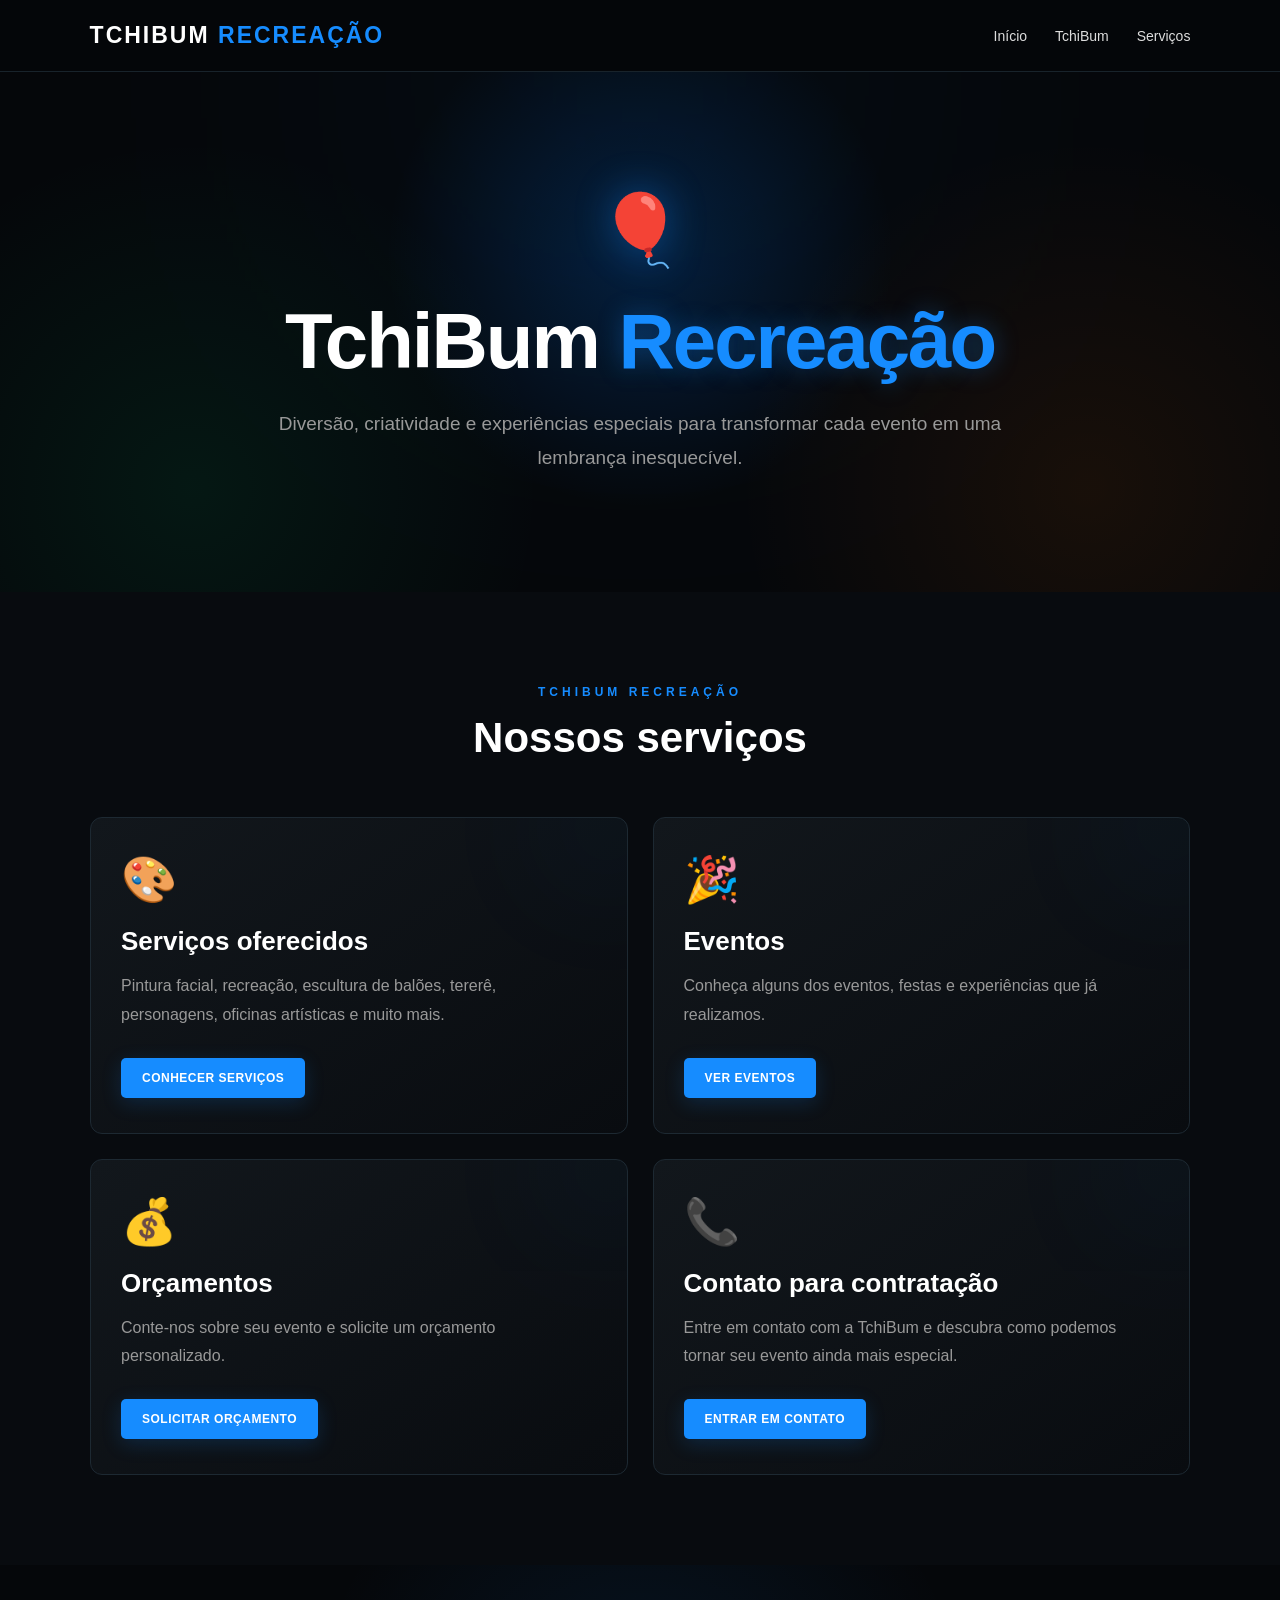
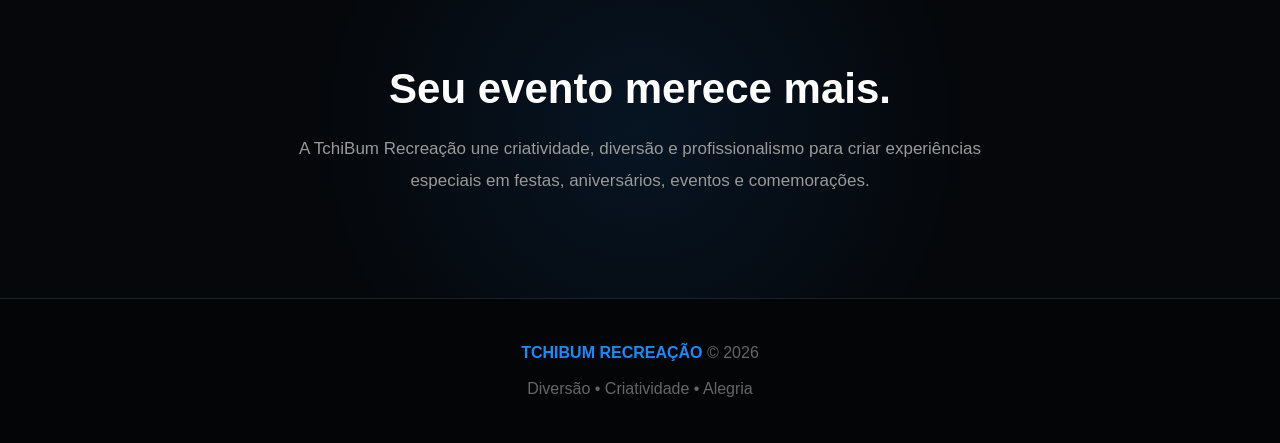
<file: tchibum.html>
<!DOCTYPE html>
<html lang="pt-BR">

<head>

<meta charset="UTF-8">

<meta name="viewport" content="width=device-width, initial-scale=1.0">

<title>TchiBum Recreação</title>

<style>

/* =========================
   CONFIGURAÇÕES
========================= */

* {
    margin: 0;
    padding: 0;
    box-sizing: border-box;
}

html {
    scroll-behavior: smooth;
}

body {
    font-family: Arial, Helvetica, sans-serif;
    background: #05070a;
    color: white;
}


/* =========================
   CABEÇALHO
========================= */

header {

    padding: 22px 7%;

    display: flex;

    justify-content: space-between;

    align-items: center;

    background: rgba(5, 7, 10, 0.96);

    border-bottom: 1px solid #18232b;

    position: sticky;

    top: 0;

    z-index: 1000;

    backdrop-filter: blur(10px);
}

.logo {

    font-size: 23px;

    font-weight: bold;

    letter-spacing: 2px;
}

.logo span {

    color: #168cff;
}

nav {

    display: flex;

    gap: 28px;
}

nav a {

    color: #ddd;

    text-decoration: none;

    font-size: 14px;

    transition: 0.3s;
}

nav a:hover {

    color: #168cff;
}


/* =========================
   HERO
========================= */

.hero {

    min-height: 520px;

    display: flex;

    align-items: center;

    justify-content: center;

    text-align: center;

    padding: 80px 7%;

    position: relative;

    overflow: hidden;

    background:

        radial-gradient(
            circle at 50% 35%,
            rgba(0, 119, 255, 0.20),
            transparent 35%
        ),

        radial-gradient(
            circle at 15% 80%,
            rgba(0, 220, 130, 0.08),
            transparent 30%
        ),

        radial-gradient(
            circle at 85% 80%,
            rgba(255, 115, 0, 0.08),
            transparent 30%
        ),

        #05070a;
}


.hero::before {

    content: "";

    position: absolute;

    width: 400px;

    height: 400px;

    background: #168cff;

    filter: blur(180px);

    opacity: 0.08;

    top: -200px;

    left: 50%;

    transform: translateX(-50%);
}

.hero-content {

    max-width: 850px;

    position: relative;

    z-index: 2;
}

.hero .icone {

    font-size: 70px;

    margin-bottom: 25px;

    filter:
        drop-shadow(0 0 20px rgba(22, 140, 255, 0.4));

    animation: flutuar 3s ease-in-out infinite;
}

@keyframes flutuar {

    0%, 100% {
        transform: translateY(0);
    }

    50% {
        transform: translateY(-8px);
    }
}

.hero h1 {

    font-size: clamp(45px, 7vw, 78px);

    letter-spacing: -2px;

    margin-bottom: 20px;
}

.hero h1 span {

    color: #168cff;

    text-shadow:
        0 0 25px rgba(22, 140, 255, 0.35);
}

.hero p {

    color: #999;

    font-size: 19px;

    line-height: 1.8;

    max-width: 760px;

    margin: auto;
}


/* =========================
   SERVIÇOS
========================= */

.areas {

    padding: 90px 7%;

    background: #080b0f;
}

.titulo {

    text-align: center;

    margin-bottom: 55px;
}

.titulo pequeno {

    color: #168cff;

    letter-spacing: 4px;

    font-size: 12px;

    font-weight: bold;
}

.titulo h2 {

    font-size: 42px;

    margin-top: 14px;
}


/* =========================
   CARDS
========================= */

.cards {

    max-width: 1100px;

    margin: auto;

    display: grid;

    grid-template-columns:
        repeat(2, 1fr);

    gap: 25px;
}

.card {

    position: relative;

    padding: 35px 30px;

    background:
        linear-gradient(
            145deg,
            #12171c,
            #090c10
        );

    border: 1px solid #1d2932;

    border-radius: 12px;

    overflow: hidden;

    transition: 0.35s;
}

.card::before {

    content: "";

    position: absolute;

    width: 120px;

    height: 120px;

    border-radius: 50%;

    background: #168cff;

    filter: blur(70px);

    opacity: 0.07;

    top: -50px;

    right: -40px;
}

.card:hover {

    transform: translateY(-8px);

    border-color: #168cff;

    box-shadow:
        0 15px 40px rgba(0, 0, 0, 0.45),
        0 0 25px rgba(22, 140, 255, 0.08);
}

.card .icone {

    font-size: 45px;

    margin-bottom: 20px;
}

.card h3 {

    font-size: 26px;

    margin-bottom: 15px;
}

.card p {

    color: #999;

    line-height: 1.8;

    margin-bottom: 28px;
}


/* =========================
   BOTÕES
========================= */

.botao {

    display: inline-block;

    padding: 13px 21px;

    background: #168cff;

    color: white;

    text-decoration: none;

    font-weight: bold;

    border-radius: 5px;

    font-size: 12px;

    letter-spacing: 0.5px;

    transition: 0.3s;

    box-shadow:
        0 5px 20px rgba(22, 140, 255, 0.18);
}

.botao:hover {

    background: #35a2ff;

    transform: translateY(-2px);
}


/* =========================
   CORES DOS CARDS
========================= */

.card:nth-child(2):hover {

    border-color: #00c878;

    box-shadow:
        0 15px 40px rgba(0, 0, 0, 0.45),
        0 0 25px rgba(0, 200, 120, 0.08);
}

.card:nth-child(3):hover {

    border-color: #ff7a00;

    box-shadow:
        0 15px 40px rgba(0, 0, 0, 0.45),
        0 0 25px rgba(255, 122, 0, 0.08);
}

.card:nth-child(4):hover {

    border-color: #168cff;
}


/* =========================
   DESTAQUE
========================= */

.destaque {

    padding: 100px 7%;

    text-align: center;

    position: relative;

    background:

        radial-gradient(
            circle at center,
            rgba(22, 140, 255, 0.10),
            transparent 50%
        ),

        #05070a;
}

.destaque h2 {

    font-size: 42px;

    margin-bottom: 20px;
}

.destaque p {

    max-width: 750px;

    margin: auto;

    color: #999;

    line-height: 1.9;

    font-size: 17px;
}


/* =========================
   RODAPÉ
========================= */

footer {

    padding: 45px 7%;

    border-top: 1px solid #18232b;

    text-align: center;

    color: #666;

    background: #030507;
}

footer strong {

    color: #168cff;
}


/* =========================
   CELULAR
========================= */

@media (max-width: 700px) {

    nav {
        display: none;
    }

    .cards {

        grid-template-columns: 1fr;

    }

    .hero {

        min-height: 460px;

        padding: 60px 5%;

    }

    .hero h1 {

        font-size: 50px;

    }

    .hero p {

        font-size: 16px;

    }

    .areas {

        padding: 65px 5%;

    }

    .titulo h2 {

        font-size: 34px;

    }

    .destaque {

        padding: 70px 5%;

    }

}

</style>

</head>


<body>


<!-- =========================
     CABEÇALHO
========================= -->

<header>

    <div class="logo">

        TCHIBUM <span>RECREAÇÃO</span>

    </div>


    <nav>

        <a href="index.html">
            Início
        </a>

        <a href="tchibum.html">
            TchiBum
        </a>

        <!-- NOVO ATALHO -->

        <a href="servicos.html">
            Serviços
        </a>

    </nav>

</header>



<!-- =========================
     HERO
========================= -->

<section class="hero">

    <div class="hero-content">

        <div class="icone">
            🎈
        </div>

        <h1>

            TchiBum <span>Recreação</span>

        </h1>

        <p>

            Diversão, criatividade e experiências
            especiais para transformar cada evento
            em uma lembrança inesquecível.

        </p>

    </div>

</section>



<!-- =========================
     SERVIÇOS
========================= -->

<section class="areas">


    <div class="titulo">

        <pequeno>
            TCHIBUM RECREAÇÃO
        </pequeno>

        <h2>
            Nossos serviços
        </h2>

    </div>


    <div class="cards">


        <!-- SERVIÇOS -->

        <div class="card">

            <div class="icone">
                🎨
            </div>

            <h3>
                Serviços oferecidos
            </h3>

            <p>

                Pintura facial, recreação,
                escultura de balões, tererê,
                personagens, oficinas artísticas
                e muito mais.

            </p>

            <a
                href="servicos.html"
                class="botao">

                CONHECER SERVIÇOS

            </a>

        </div>



        <!-- EVENTOS -->

        <div class="card">

            <div class="icone">
                🎉
            </div>

            <h3>
                Eventos
            </h3>

            <p>

                Conheça alguns dos eventos,
                festas e experiências que já
                realizamos.

            </p>

            <a
                href="eventos-tchibum.html"
                class="botao">

                VER EVENTOS

            </a>

        </div>



        <!-- ORÇAMENTO -->

        <div class="card">

            <div class="icone">
                💰
            </div>

            <h3>
                Orçamentos
            </h3>

            <p>

                Conte-nos sobre seu evento e
                solicite um orçamento personalizado.

            </p>

            <a
                href="orcamento.html"
                class="botao">

                SOLICITAR ORÇAMENTO

            </a>

        </div>



        <!-- CONTATO -->

        <div class="card">

            <div class="icone">
                📞
            </div>

            <h3>
                Contato para contratação
            </h3>

            <p>

                Entre em contato com a TchiBum
                e descubra como podemos tornar
                seu evento ainda mais especial.

            </p>

            <a
                href="contato-tchibum.html"
                class="botao">

                ENTRAR EM CONTATO

            </a>

        </div>


    </div>

</section>



<!-- =========================
     DESTAQUE
========================= -->

<section class="destaque">

    <h2>

        Seu evento merece mais.

    </h2>

    <p>

        A TchiBum Recreação une criatividade,
        diversão e profissionalismo para criar
        experiências especiais em festas,
        aniversários, eventos e comemorações.

    </p>

</section>



<!-- =========================
     RODAPÉ
========================= -->

<footer>

    <p>

        <strong>
            TCHIBUM RECREAÇÃO
        </strong>

        © 2026

    </p>

    <br>

    <p>

        Diversão • Criatividade • Alegria

    </p>

</footer>


</body>

</html>
</file>
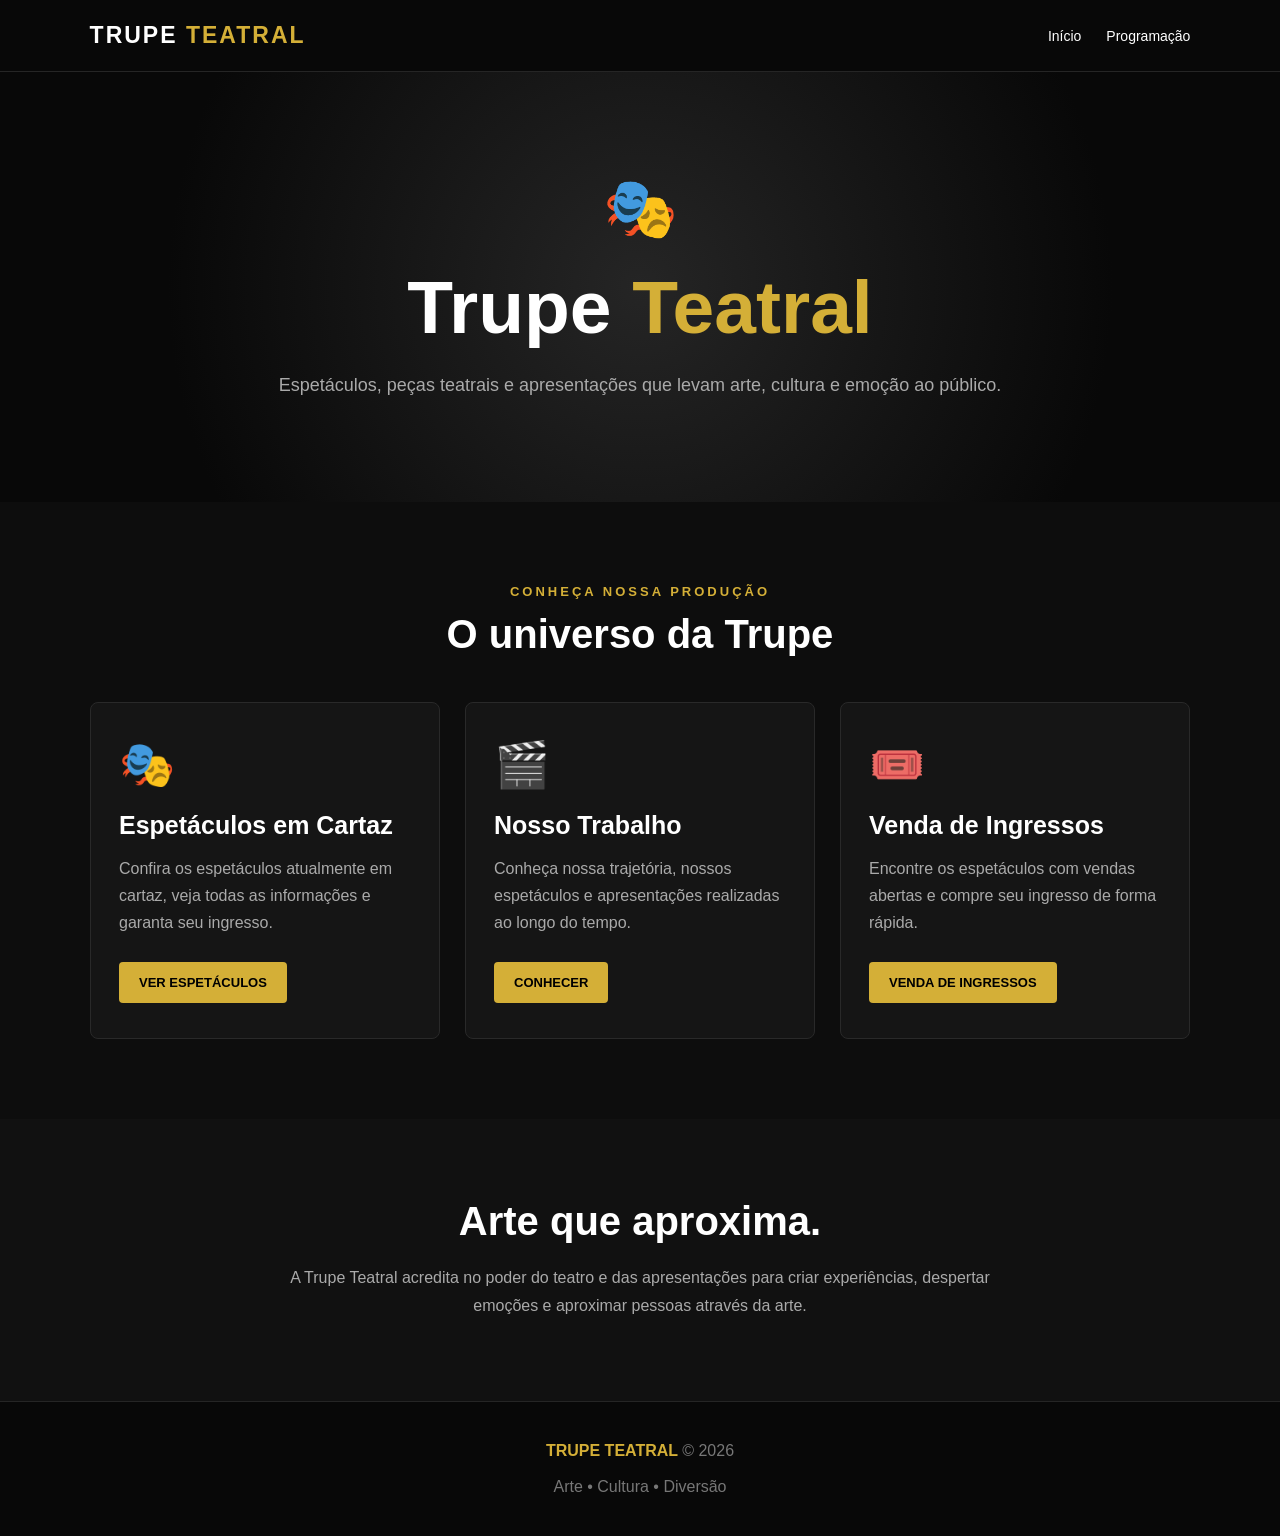
<file: trupe.html>
<!DOCTYPE html>
<html lang="pt-BR">

<head>

<meta charset="UTF-8">

<meta name="viewport" content="width=device-width, initial-scale=1.0">

<title>Trupe Teatral</title>

<style>

* {
    margin: 0;
    padding: 0;
    box-sizing: border-box;
}

html {
    scroll-behavior: smooth;
}

body {
    font-family: Arial, Helvetica, sans-serif;
    background: #080808;
    color: white;
}


/* CABEÇALHO */

header {
    padding: 22px 7%;

    display: flex;

    justify-content: space-between;

    align-items: center;

    background: #080808;

    border-bottom: 1px solid #252525;

    position: sticky;

    top: 0;

    z-index: 1000;
}

.logo {
    font-size: 23px;

    font-weight: bold;

    letter-spacing: 2px;
}

.logo span {
    color: #d4af37;
}

nav {
    display: flex;

    gap: 25px;
}

nav a {
    color: white;

    text-decoration: none;

    font-size: 14px;
}

nav a:hover {
    color: #d4af37;
}


/* HERO */

.hero {

    min-height: 430px;

    display: flex;

    align-items: center;

    justify-content: center;

    text-align: center;

    padding: 70px 7%;

    background:
        radial-gradient(
            circle,
            #252525,
            #080808 70%
        );
}

.hero-content {
    max-width: 800px;
}

.hero .icone {
    font-size: 60px;

    margin-bottom: 20px;
}

.hero h1 {
    font-size: clamp(45px, 7vw, 75px);

    margin-bottom: 20px;
}

.hero h1 span {
    color: #d4af37;
}

.hero p {
    color: #aaa;

    font-size: 18px;

    line-height: 1.7;
}


/* ÁREAS */

.areas {

    padding: 80px 7%;

    background: #0d0d0d;
}

.titulo {

    text-align: center;

    margin-bottom: 45px;
}

.titulo pequeno {

    color: #d4af37;

    letter-spacing: 3px;

    font-size: 13px;

    font-weight: bold;
}

.titulo h2 {

    font-size: 40px;

    margin-top: 12px;
}


.cards {

    max-width: 1100px;

    margin: auto;

    display: grid;

    grid-template-columns:
        repeat(3, 1fr);

    gap: 25px;
}


/* CARD */

.card {

    padding: 35px 28px;

    background: #151515;

    border: 1px solid #292929;

    border-radius: 8px;

    transition: 0.3s;
}

.card:hover {

    transform: translateY(-7px);

    border-color: #d4af37;
}

.card .icone {

    font-size: 45px;

    margin-bottom: 20px;
}

.card h3 {

    font-size: 25px;

    margin-bottom: 15px;
}

.card p {

    color: #aaa;

    line-height: 1.7;

    margin-bottom: 25px;
}

.botao {

    display: inline-block;

    padding: 13px 20px;

    background: #d4af37;

    color: #000;

    text-decoration: none;

    font-weight: bold;

    border-radius: 4px;

    font-size: 13px;
}

.botao:hover {

    background: white;
}


/* DESTAQUE */

.destaque {

    padding: 80px 7%;

    background: #111;

    text-align: center;
}

.destaque h2 {

    font-size: 40px;

    margin-bottom: 20px;
}

.destaque p {

    max-width: 700px;

    margin: auto;

    color: #aaa;

    line-height: 1.8;
}


/* RODAPÉ */

footer {

    padding: 40px 7%;

    border-top: 1px solid #252525;

    text-align: center;

    color: #777;
}

footer strong {

    color: #d4af37;
}


/* CELULAR */

@media (max-width: 800px) {

    nav {
        display: none;
    }

    .cards {

        grid-template-columns: 1fr;

    }

    .hero h1 {

        font-size: 50px;

    }

}

</style>

</head>


<body>


<!-- CABEÇALHO -->

<header>

    <div class="logo">

        TRUPE <span>TEATRAL</span>

    </div>


    <nav>

        <a href="index.html">
            Início
        </a>

        <a href="#programacao">
            Programação
        </a>

    </nav>

</header>



<!-- HERO -->

<section class="hero">

    <div class="hero-content">

        <div class="icone">
            🎭
        </div>

        <h1>

            Trupe <span>Teatral</span>

        </h1>

        <p>

            Espetáculos, peças teatrais e
            apresentações que levam arte,
            cultura e emoção ao público.

        </p>

    </div>

</section>



<!-- PROGRAMAS -->

<section class="areas" id="programacao">


    <div class="titulo">

        <pequeno>
            CONHEÇA NOSSA PRODUÇÃO
        </pequeno>

        <h2>

            O universo da Trupe

        </h2>

    </div>


    <div class="cards">


        <!-- ESPETÁCULOS -->

        <div class="card">

            <div class="icone">
                🎭
            </div>

            <h3>
                Espetáculos em Cartaz
            </h3>

            <p>

                Confira os espetáculos
                atualmente em cartaz,
                veja todas as informações
                e garanta seu ingresso.

            </p>

            <a
                href="espetaculos.html"
                class="botao">

                VER ESPETÁCULOS

            </a>

        </div>



        <!-- NOSSO TRABALHO -->

        <div class="card">

            <div class="icone">
                🎬
            </div>

            <h3>
                Nosso Trabalho
            </h3>

            <p>

                Conheça nossa trajetória,
                nossos espetáculos e
                apresentações realizadas
                ao longo do tempo.

            </p>

            <a
                href="trabalho.html"
                class="botao"
                onclick="trabalho()">

                CONHECER

            </a>

        </div>



        <!-- INGRESSOS -->

        <div class="card">

            <div class="icone">
                🎟️
            </div>

            <h3>
                Venda de Ingressos
            </h3>

            <p>

                Encontre os espetáculos
                com vendas abertas e
                compre seu ingresso
                de forma rápida.

            </p>

            <a
                href="espetaculo-1.html"
                class="botao">

                VENDA DE INGRESSOS

            </a>

        </div>


    </div>

</section>



<!-- DESTAQUE -->

<section class="destaque">

    <h2>

        Arte que aproxima.

    </h2>

    <p>

        A Trupe Teatral acredita no poder
        do teatro e das apresentações
        para criar experiências,
        despertar emoções e aproximar
        pessoas através da arte.

    </p>

</section>



<!-- RODAPÉ -->

<footer>

    <p>

        <strong>
            TRUPE TEATRAL
        </strong>

        © 2026

    </p>

    <br>

    <p>

        Arte • Cultura • Diversão

    </p>

</footer>



<script>

function espetaculos() {

    alert(
        "Aqui vamos colocar os espetáculos em cartaz."
    );

}


function trabalho() {

    alert(
        "Aqui vamos colocar o portfólio da Trupe."
    );

}


function ingressos() {

    alert(
        "Aqui vamos colocar a venda de ingressos."
    );

}

</script>


</body>

</html>
</file>
